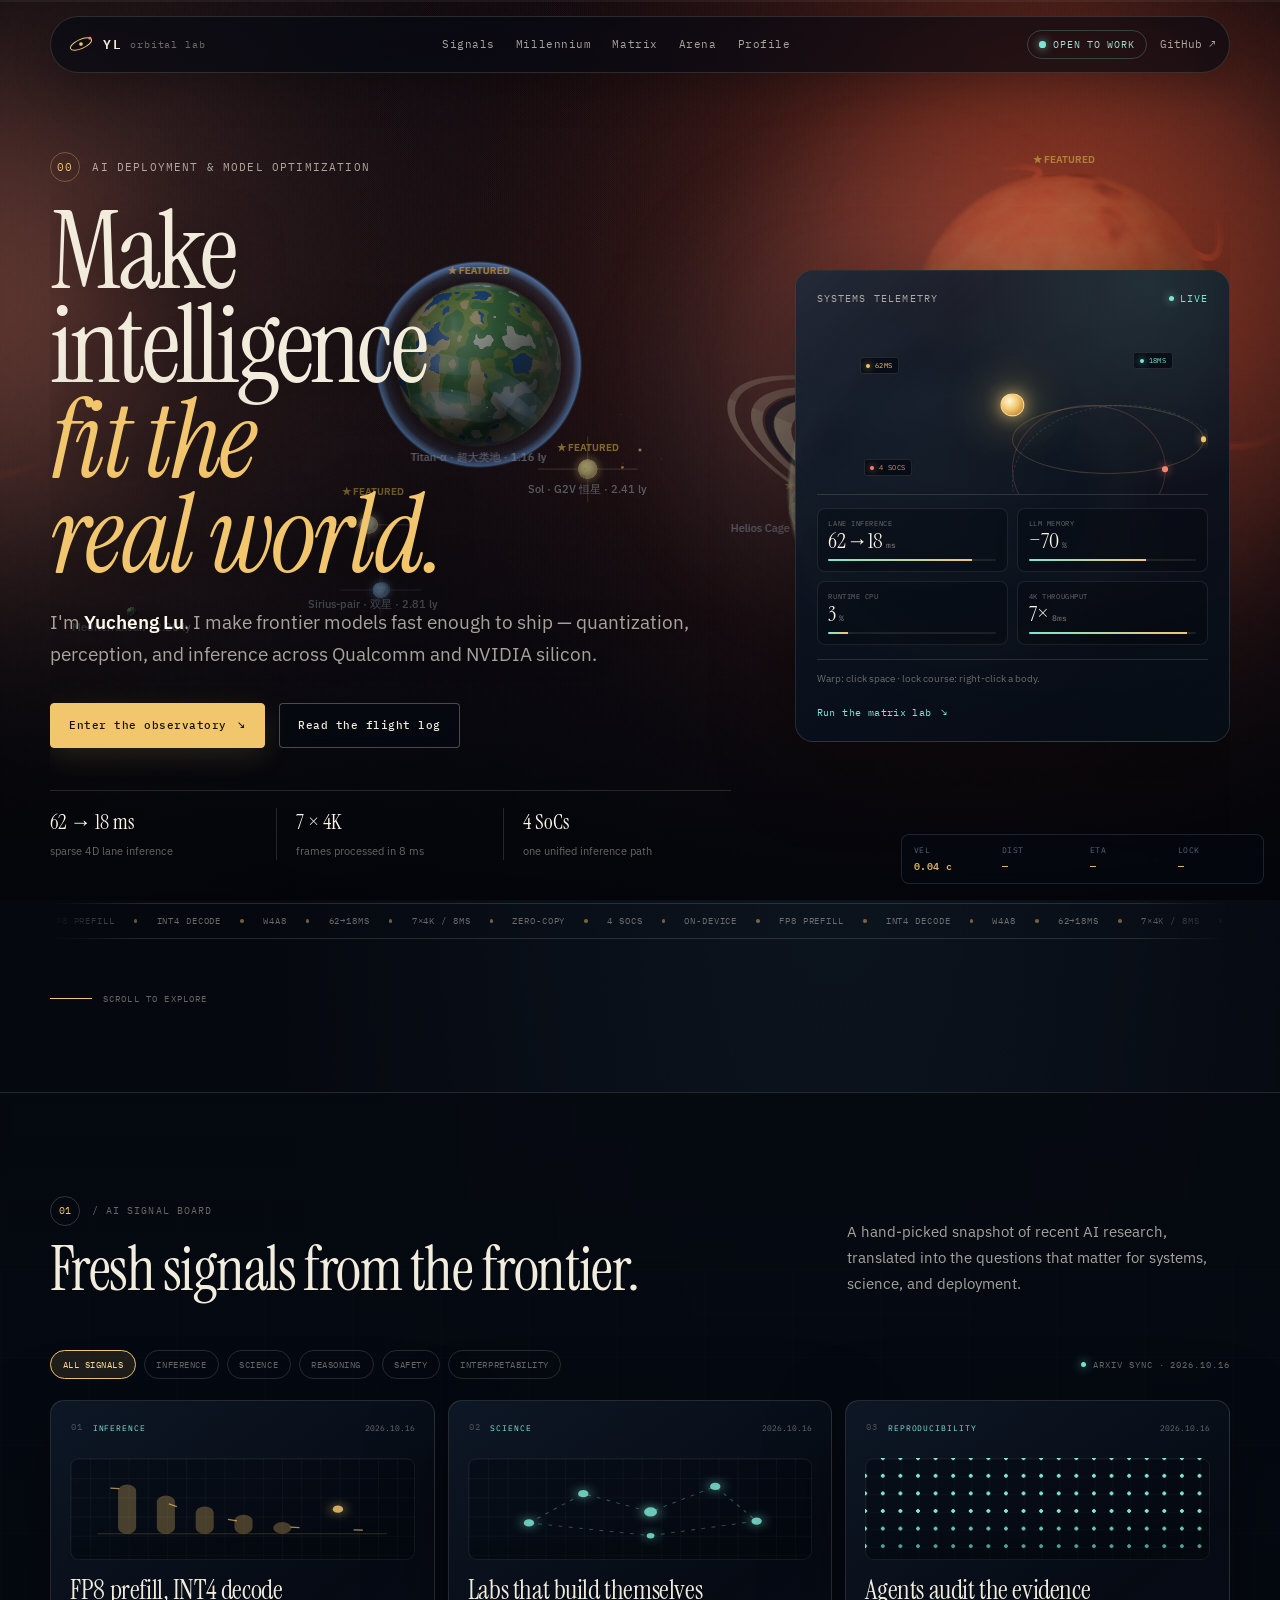
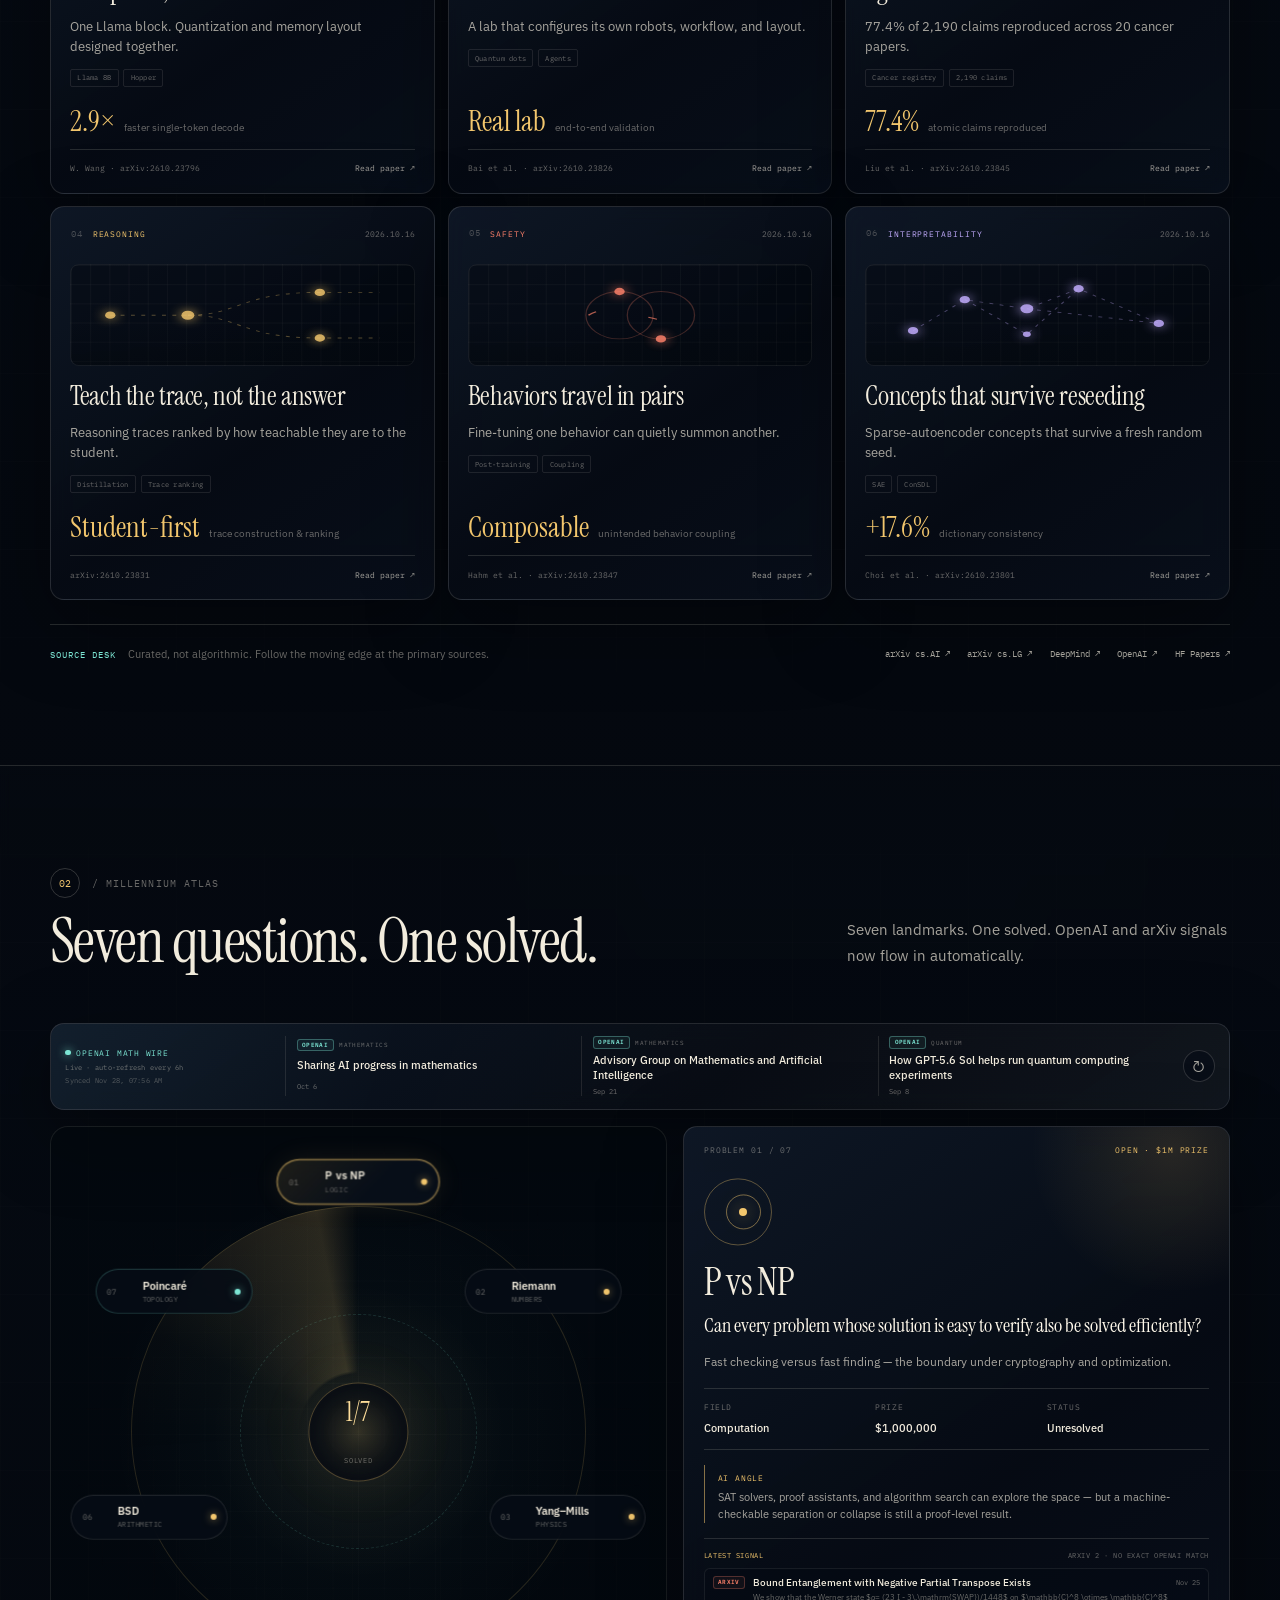
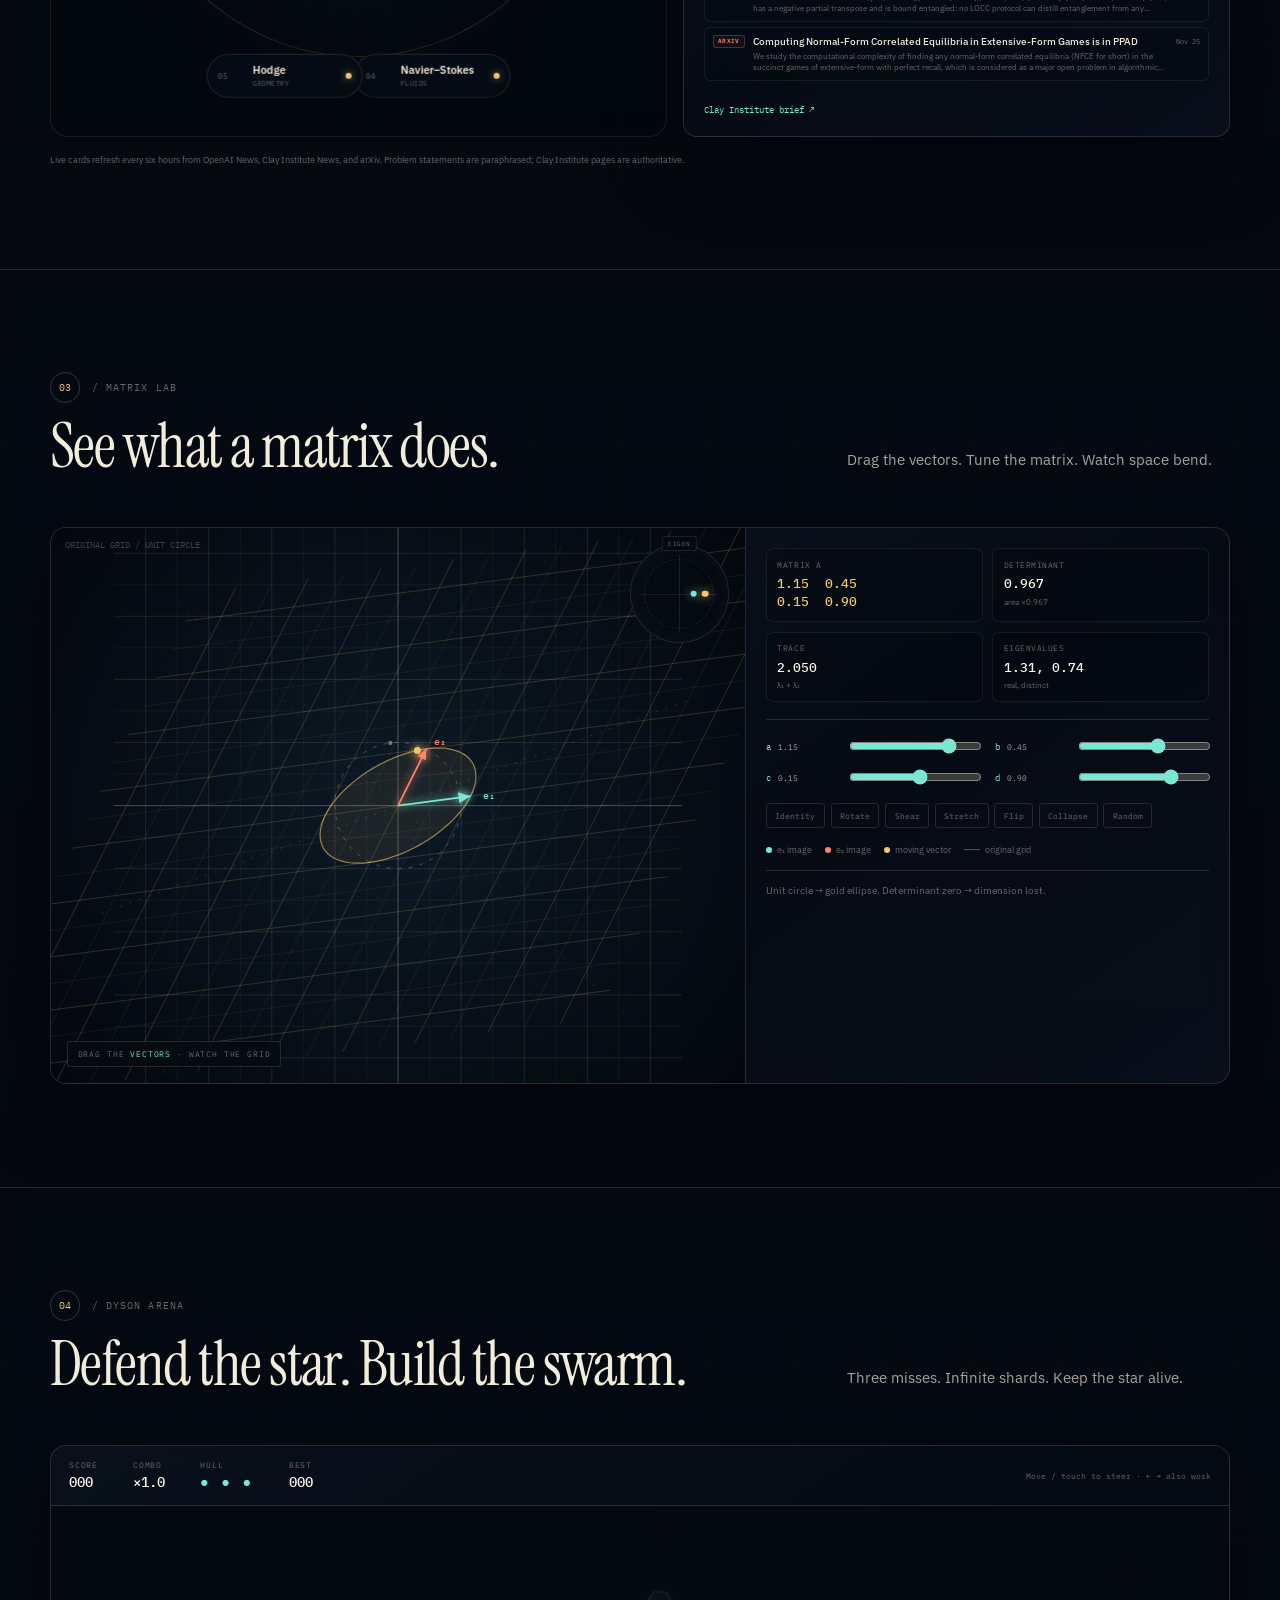
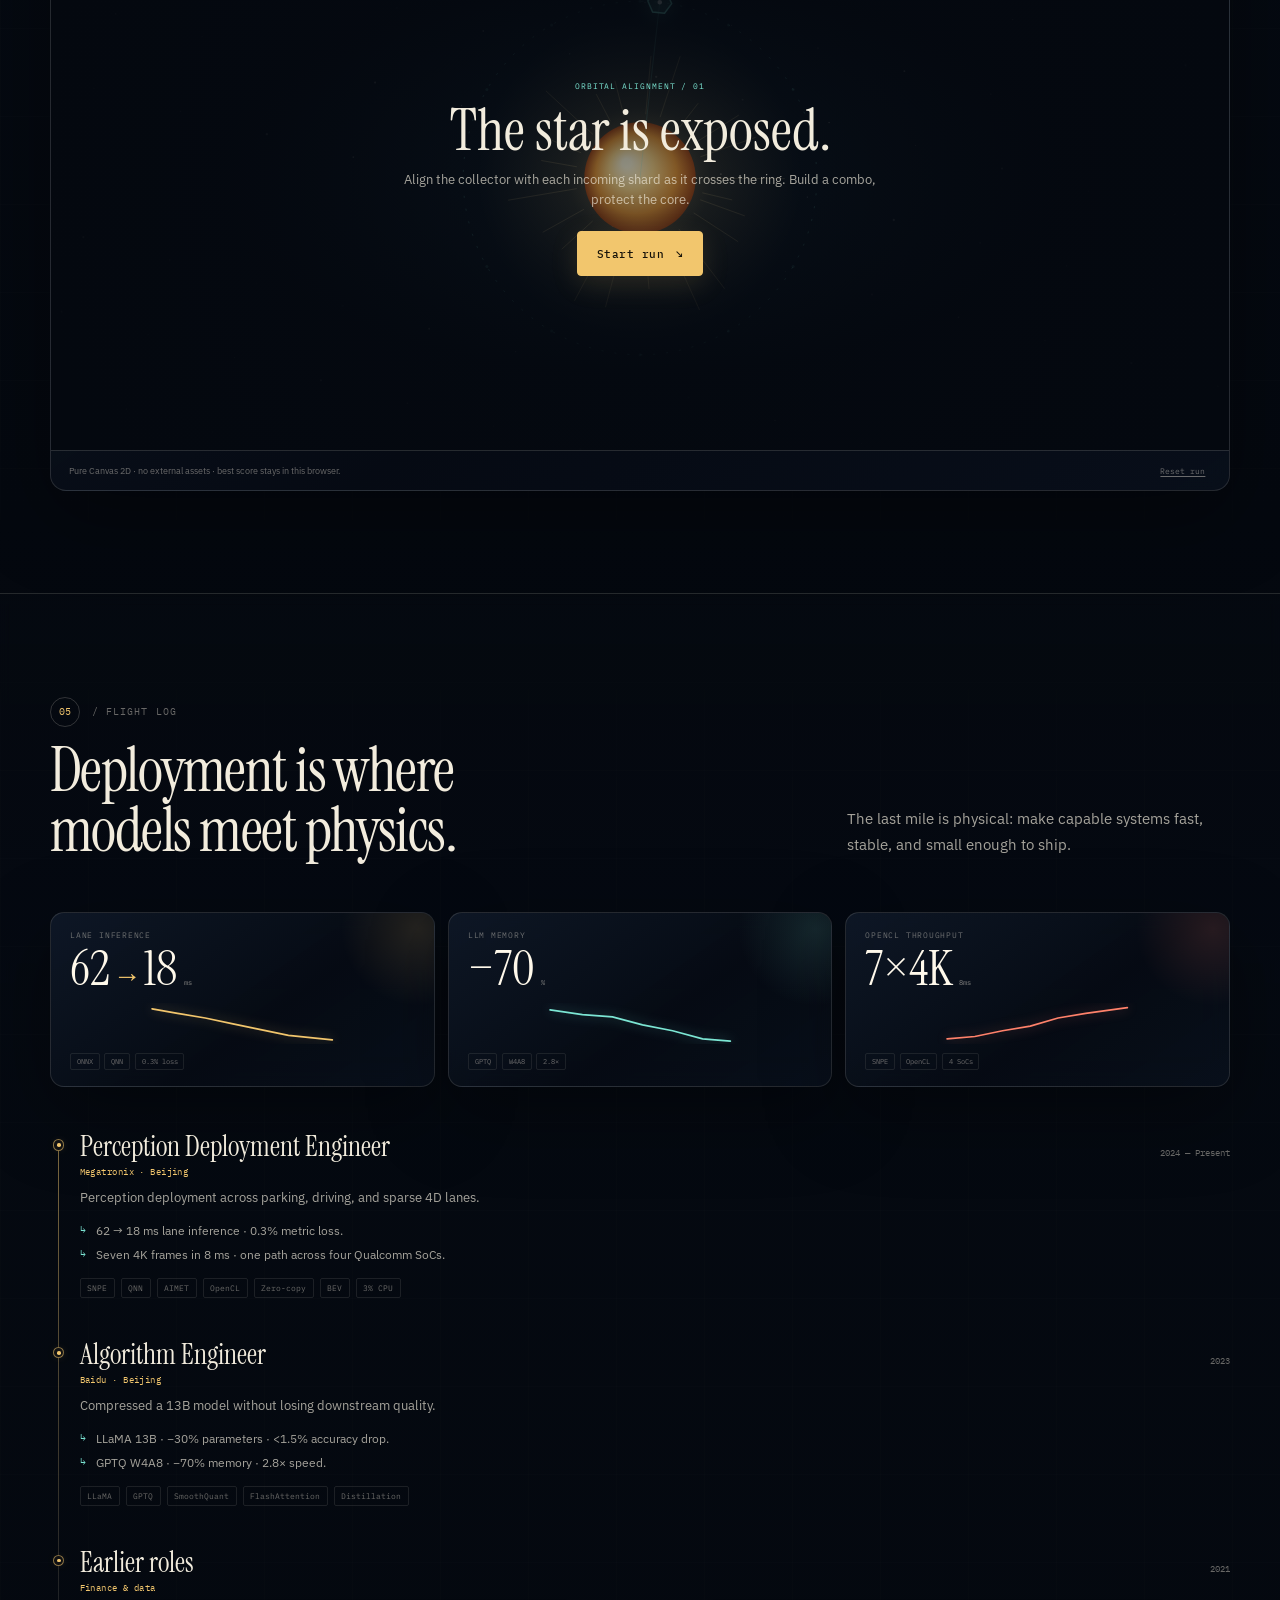
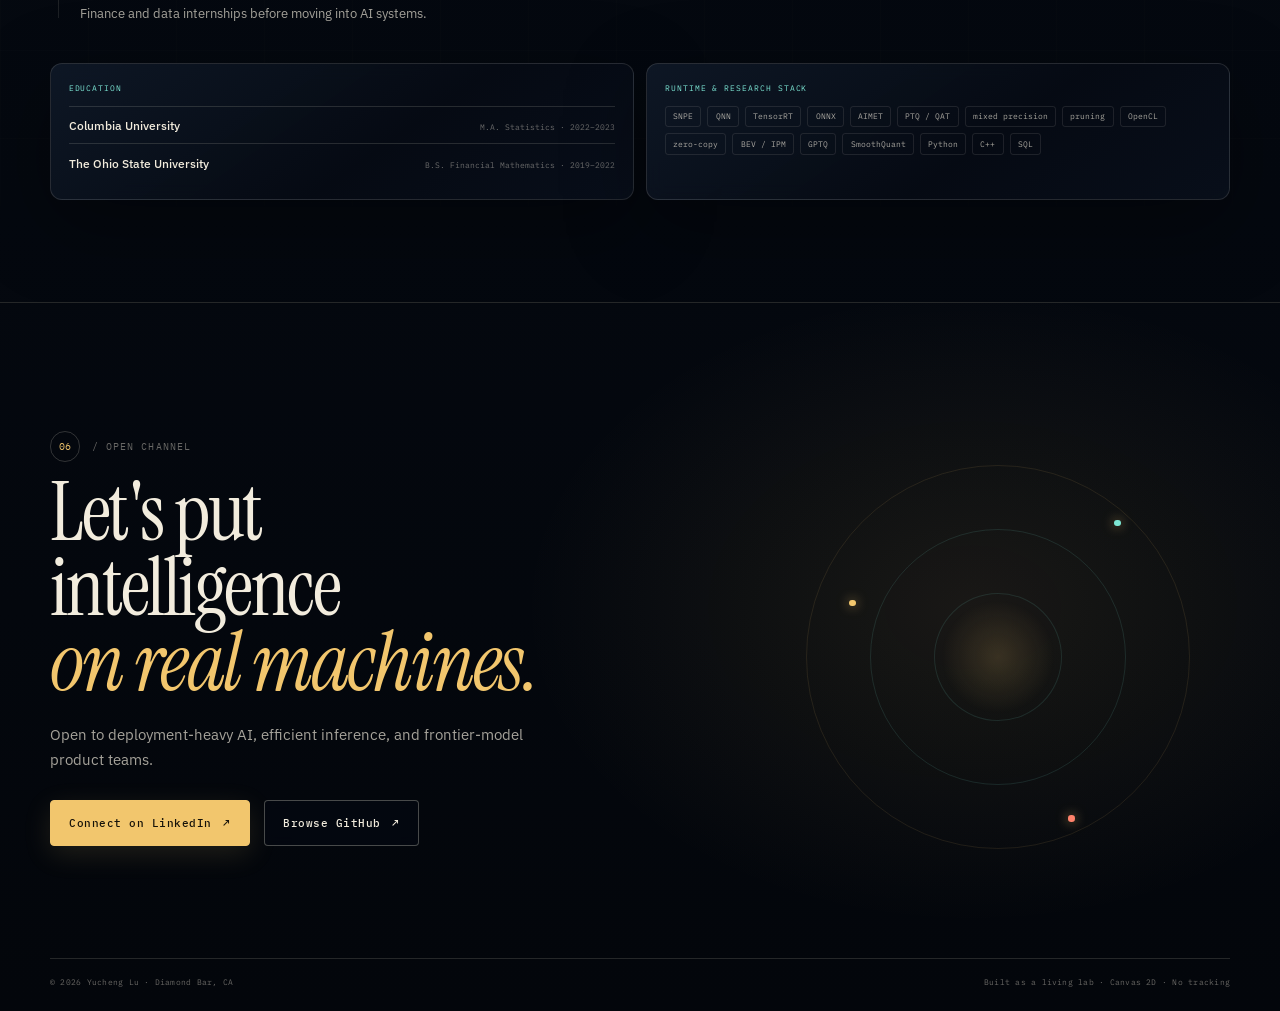
<file: index.html>
<!DOCTYPE html>
<html lang="en">
<head>
  <meta charset="UTF-8">
  <meta name="viewport" content="width=device-width, initial-scale=1.0">
  <title>Yucheng Lu — AI Systems &amp; Orbital Lab</title>
  <meta name="description" content="Yucheng Lu — AI deployment and model optimization. Quantization, on-device perception, efficient inference, and an interactive orbital lab with signal art, a Millennium constellation, and a matrix playground.">
  <meta name="theme-color" content="#060b13">
  <meta property="og:title" content="Yucheng Lu — AI Systems &amp; Orbital Lab">
  <meta property="og:description" content="Deployment-first AI engineering. Explore a visual signal board, the Millennium constellation, an eigenvalue compass, and a Dyson swarm mini-game.">
  <meta property="og:type" content="website">
  <link rel="icon" href="data:image/svg+xml,%3Csvg xmlns='http://www.w3.org/2000/svg' viewBox='0 0 64 64'%3E%3Crect width='64' height='64' rx='14' fill='%23060b13'/%3E%3Ccircle cx='32' cy='32' r='4' fill='%23f3d28b'/%3E%3Cellipse cx='32' cy='32' rx='22' ry='9' fill='none' stroke='%2379e4d2' stroke-width='2' transform='rotate(-24 32 32)'/%3E%3Ccircle cx='49' cy='22' r='3' fill='%23ff826b'/%3E%3C/svg%3E">
  <link rel="preconnect" href="https://fonts.googleapis.com">
  <link rel="preconnect" href="https://fonts.gstatic.com" crossorigin>
  <link href="https://fonts.googleapis.com/css2?family=Instrument+Serif:ital@0;1&family=IBM+Plex+Mono:wght@400;500;600&family=IBM+Plex+Sans:wght@400;500;600;700&display=swap" rel="stylesheet">
  <link rel="stylesheet" href="css/site.css?v=20261019c">
</head>
<body>
  <a class="skip-link" href="#main">Skip to content</a>
  <canvas id="hyperspace" aria-hidden="true"></canvas>
  <div class="veil" aria-hidden="true"></div>
  <div class="noise" aria-hidden="true"></div>
  <div class="scroll-progress" aria-hidden="true"><span id="scroll-progress-bar"></span></div>

  <div id="bh-capture" class="bh-capture" hidden aria-live="assertive">
    <p class="bh-capture-text">你已被黑洞捕获，再也无法逃离……</p>
  </div>

  <aside class="hud" aria-hidden="true">
    <div class="hud-block">
      <span class="hud-k">VEL</span>
      <span class="hud-v" id="hud-vel">cruise</span>
    </div>
    <div class="hud-block">
      <span class="hud-k">DIST</span>
      <span class="hud-v" id="hud-range">—</span>
    </div>
    <div class="hud-block">
      <span class="hud-k">ETA</span>
      <span class="hud-v" id="hud-eta">—</span>
    </div>
    <div class="hud-block">
      <span class="hud-k">LOCK</span>
      <span class="hud-v" id="hud-lock">—</span>
    </div>
  </aside>

  <header class="topbar">
    <a class="brand-lockup" href="#top" aria-label="Yucheng Lu, back to top">
      <span class="brand-mark" aria-hidden="true">
        <svg viewBox="0 0 32 32" fill="none"><circle cx="16" cy="16" r="2.1" fill="currentColor"/><ellipse cx="16" cy="16" rx="13" ry="5.2" stroke="currentColor" stroke-width="1.1" transform="rotate(-24 16 16)"/><circle cx="26.2" cy="9.3" r="1.7" fill="#ff826b"/></svg>
      </span>
      <span class="brand-name">YL</span>
      <span class="brand-sub">orbital lab</span>
    </a>
    <nav class="nav" aria-label="Primary navigation">
      <a href="#signals">Signals</a>
      <a href="#atlas">Millennium</a>
      <a href="#matrix">Matrix</a>
      <a href="#arena">Arena</a>
      <a href="#experience">Profile</a>
    </nav>
    <div class="topbar-side">
      <span class="status-chip"><span class="status-dot"></span>Open to work</span>
      <a class="topbar-link" href="https://github.com/YLlllllllllll" target="_blank" rel="noopener noreferrer">GitHub ↗</a>
    </div>
  </header>

  <main id="main" class="site">
    <section class="hero" id="top" aria-labelledby="hero-title">
      <div class="hero-grid">
        <div class="hero-copy">
          <p class="eyebrow"><span class="eyebrow-index">00</span><span>AI deployment &amp; model optimization</span></p>
          <h1 id="hero-title">
            <span>Make intelligence</span>
            <em>fit the real world.</em>
          </h1>
          <p class="lede">
            I'm <strong>Yucheng Lu</strong>. I make frontier models fast enough to ship —
            quantization, perception, and inference across Qualcomm and NVIDIA silicon.
          </p>
          <div class="hero-actions">
            <a class="btn btn-primary" href="#signals">Enter the observatory <span aria-hidden="true">↘</span></a>
            <a class="btn btn-ghost" href="#experience">Read the flight log</a>
          </div>
          <ul class="hero-stats" aria-label="Selected engineering results">
            <li><strong>62 → 18 ms</strong><span>sparse 4D lane inference</span></li>
            <li><strong>7 × 4K</strong><span>frames processed in 8 ms</span></li>
            <li><strong>4 SoCs</strong><span>one unified inference path</span></li>
          </ul>
        </div>

        <aside class="mission-card surface" aria-labelledby="mission-title">
          <div class="mission-topline">
            <span id="mission-title">Systems telemetry</span>
            <span class="live-badge"><span></span>LIVE</span>
          </div>
          <div class="orbit-widget" aria-hidden="true">
            <div class="orbit-glow"></div>
            <div class="orbit-core"></div>
            <div class="orbit-ring orbit-ring-a"><span></span></div>
            <div class="orbit-ring orbit-ring-b"><span></span></div>
            <div class="orbit-ring orbit-ring-c"><span></span></div>
            <span class="orbit-label orbit-label-a">62ms</span>
            <span class="orbit-label orbit-label-b">18ms</span>
            <span class="orbit-label orbit-label-c">4 SoCs</span>
          </div>
          <div class="telemetry-grid">
            <div class="telemetry-cell"><span>Lane inference</span><strong>62→18<small>ms</small></strong><div class="telemetry-track"><i style="--v:.86"></i></div></div>
            <div class="telemetry-cell"><span>LLM memory</span><strong>−70<small>%</small></strong><div class="telemetry-track"><i style="--v:.70"></i></div></div>
            <div class="telemetry-cell"><span>Runtime CPU</span><strong>3<small>%</small></strong><div class="telemetry-track"><i style="--v:.12"></i></div></div>
            <div class="telemetry-cell"><span>4K throughput</span><strong>7×<small>8ms</small></strong><div class="telemetry-track"><i style="--v:.94"></i></div></div>
          </div>
          <p class="mission-note">Warp: click space · lock course: right-click a body.</p>
          <a class="text-link" href="#matrix">Run the matrix lab <span aria-hidden="true">↘</span></a>
        </aside>
      </div>
      <div class="hero-ribbon" aria-hidden="true">
        <div class="ribbon-track">
          <div class="ribbon-group"><span>FP8 prefill</span><i></i><span>INT4 decode</span><i></i><span>W4A8</span><i></i><span>62→18ms</span><i></i><span>7×4K / 8ms</span><i></i><span>zero-copy</span><i></i><span>4 SoCs</span><i></i><span>on-device</span><i></i></div>
          <div class="ribbon-group"><span>FP8 prefill</span><i></i><span>INT4 decode</span><i></i><span>W4A8</span><i></i><span>62→18ms</span><i></i><span>7×4K / 8ms</span><i></i><span>zero-copy</span><i></i><span>4 SoCs</span><i></i><span>on-device</span><i></i></div>
        </div>
      </div>
      <div class="scroll-hint" aria-hidden="true"><span></span>Scroll to explore</div>
    </section>

    <section class="section section-surface" id="signals" aria-labelledby="signals-title">
      <div class="section-head">
        <div>
          <p class="section-index"><span>01</span> / AI signal board</p>
          <h2 id="signals-title">Fresh signals from the frontier.</h2>
        </div>
        <p class="section-intro">A hand-picked snapshot of recent AI research, translated into the questions that matter for systems, science, and deployment.</p>
      </div>

      <div class="signal-toolbar" role="group" aria-label="Filter research signals">
        <button class="filter-chip is-active" type="button" data-filter="all" aria-pressed="true">All signals</button>
        <button class="filter-chip" type="button" data-filter="inference" aria-pressed="false">Inference</button>
        <button class="filter-chip" type="button" data-filter="science" aria-pressed="false">Science</button>
        <button class="filter-chip" type="button" data-filter="reasoning" aria-pressed="false">Reasoning</button>
        <button class="filter-chip" type="button" data-filter="safety" aria-pressed="false">Safety</button>
        <button class="filter-chip" type="button" data-filter="interpretability" aria-pressed="false">Interpretability</button>
        <span class="sync-stamp"><span class="sync-dot"></span>arXiv sync · 2026.10.16</span>
      </div>

      <div class="signal-grid" id="signal-grid">
        <article class="signal-card surface" data-field="inference">
          <div class="signal-card-top"><span class="signal-no">01</span><span class="signal-tag">Inference</span><time datetime="2026-10-16">2026.10.16</time></div>
          <div class="signal-art art-inference" aria-hidden="true">
            <svg viewBox="0 0 240 82" fill="none" preserveAspectRatio="none">
              <path class="art-line" d="M8 68H232"/>
              <rect class="art-bar" x="24" y="14" width="14" height="54" rx="7"/>
              <rect class="art-bar" x="54" y="26" width="14" height="42" rx="7"/>
              <rect class="art-bar" x="84" y="38" width="14" height="30" rx="7"/>
              <rect class="art-bar" x="114" y="47" width="14" height="21" rx="7"/>
              <rect class="art-bar" x="144" y="55" width="14" height="13" rx="7"/>
              <path class="art-pulse" d="M18 18C58 18 62 64 228 64"/>
              <circle class="art-node" cx="194" cy="41" r="4"/>
            </svg>
          </div>
          <h3>FP8 prefill, INT4 decode</h3>
          <p class="signal-summary">One Llama block. Quantization and memory layout designed together.</p>
          <div class="signal-tags"><span>Llama 8B</span><span>Hopper</span></div>
          <div class="signal-metric"><strong>2.9×</strong><span>faster single-token decode</span></div>
          <div class="signal-card-foot"><span>W. Wang · arXiv:2610.23796</span><a href="https://arxiv.org/abs/2610.23796" target="_blank" rel="noopener noreferrer">Read paper ↗</a></div>
        </article>

        <article class="signal-card surface" data-field="science">
          <div class="signal-card-top"><span class="signal-no">02</span><span class="signal-tag">Science</span><time datetime="2026-10-16">2026.10.16</time></div>
          <div class="signal-art art-lab" aria-hidden="true">
            <svg viewBox="0 0 240 82" fill="none" preserveAspectRatio="none">
              <path class="art-connector" d="M34 56L76 24L128 44L178 16L210 54L128 70Z"/>
              <circle class="art-node" cx="34" cy="56" r="4"/><circle class="art-node" cx="76" cy="24" r="4"/>
              <circle class="art-node" cx="128" cy="44" r="5"/><circle class="art-node" cx="178" cy="16" r="4"/>
              <circle class="art-node" cx="210" cy="54" r="4"/><circle class="art-node" cx="128" cy="70" r="3"/>
            </svg>
          </div>
          <h3>Labs that build themselves</h3>
          <p class="signal-summary">A lab that configures its own robots, workflow, and layout.</p>
          <div class="signal-tags"><span>Quantum dots</span><span>Agents</span></div>
          <div class="signal-metric"><strong>Real lab</strong><span>end-to-end validation</span></div>
          <div class="signal-card-foot"><span>Bai et al. · arXiv:2610.23826</span><a href="https://arxiv.org/abs/2610.23826" target="_blank" rel="noopener noreferrer">Read paper ↗</a></div>
        </article>

        <article class="signal-card surface" data-field="science">
          <div class="signal-card-top"><span class="signal-no">03</span><span class="signal-tag">Reproducibility</span><time datetime="2026-10-16">2026.10.16</time></div>
          <div class="signal-art art-repro" aria-hidden="true"><span></span></div>
          <h3>Agents audit the evidence</h3>
          <p class="signal-summary">77.4% of 2,190 claims reproduced across 20 cancer papers.</p>
          <div class="signal-tags"><span>Cancer registry</span><span>2,190 claims</span></div>
          <div class="signal-metric"><strong>77.4%</strong><span>atomic claims reproduced</span></div>
          <div class="signal-card-foot"><span>Liu et al. · arXiv:2610.23845</span><a href="https://arxiv.org/abs/2610.23845" target="_blank" rel="noopener noreferrer">Read paper ↗</a></div>
        </article>

        <article class="signal-card surface" data-field="reasoning">
          <div class="signal-card-top"><span class="signal-no">04</span><span class="signal-tag">Reasoning</span><time datetime="2026-10-16">2026.10.16</time></div>
          <div class="signal-art art-trace" aria-hidden="true">
            <svg viewBox="0 0 240 82" fill="none" preserveAspectRatio="none">
              <path class="art-connector" d="M18 41H78"/>
              <path class="art-connector" d="M78 41C118 41 118 16 180 16H226"/>
              <path class="art-connector" d="M78 41C118 41 118 66 180 66H226"/>
              <circle class="art-node" cx="18" cy="41" r="4"/><circle class="art-node" cx="78" cy="41" r="5"/>
              <circle class="art-node" cx="180" cy="16" r="4"/><circle class="art-node" cx="180" cy="66" r="4"/>
            </svg>
          </div>
          <h3>Teach the trace, not the answer</h3>
          <p class="signal-summary">Reasoning traces ranked by how teachable they are to the student.</p>
          <div class="signal-tags"><span>Distillation</span><span>Trace ranking</span></div>
          <div class="signal-metric"><strong>Student-first</strong><span>trace construction &amp; ranking</span></div>
          <div class="signal-card-foot"><span>arXiv:2610.23831</span><a href="https://arxiv.org/abs/2610.23831" target="_blank" rel="noopener noreferrer">Read paper ↗</a></div>
        </article>

        <article class="signal-card surface" data-field="safety">
          <div class="signal-card-top"><span class="signal-no">05</span><span class="signal-tag">Safety</span><time datetime="2026-10-16">2026.10.16</time></div>
          <div class="signal-art art-coupling" aria-hidden="true">
            <svg viewBox="0 0 240 82" fill="none" preserveAspectRatio="none">
              <circle class="art-orbit" cx="104" cy="41" r="26"/><circle class="art-orbit" cx="136" cy="41" r="26"/>
              <circle class="art-node" cx="104" cy="15" r="4"/><circle class="art-node" cx="136" cy="67" r="4"/>
              <path class="art-pulse" d="M80 41C104 20 136 62 160 41"/>
            </svg>
          </div>
          <h3>Behaviors travel in pairs</h3>
          <p class="signal-summary">Fine-tuning one behavior can quietly summon another.</p>
          <div class="signal-tags"><span>Post-training</span><span>Coupling</span></div>
          <div class="signal-metric"><strong>Composable</strong><span>unintended behavior coupling</span></div>
          <div class="signal-card-foot"><span>Hahm et al. · arXiv:2610.23847</span><a href="https://arxiv.org/abs/2610.23847" target="_blank" rel="noopener noreferrer">Read paper ↗</a></div>
        </article>

        <article class="signal-card surface" data-field="interpretability">
          <div class="signal-card-top"><span class="signal-no">06</span><span class="signal-tag">Interpretability</span><time datetime="2026-10-16">2026.10.16</time></div>
          <div class="signal-art art-concepts" aria-hidden="true">
            <svg viewBox="0 0 240 82" fill="none" preserveAspectRatio="none">
              <path class="art-connector" d="M24 58L64 24L112 34L152 12L214 50"/>
              <path class="art-connector" d="M64 24L112 62L152 12M112 34L214 50"/>
              <circle class="art-node" cx="24" cy="58" r="4"/><circle class="art-node" cx="64" cy="24" r="4"/>
              <circle class="art-node" cx="112" cy="34" r="5"/><circle class="art-node" cx="152" cy="12" r="4"/>
              <circle class="art-node" cx="214" cy="50" r="4"/><circle class="art-node" cx="112" cy="62" r="3"/>
            </svg>
          </div>
          <h3>Concepts that survive reseeding</h3>
          <p class="signal-summary">Sparse-autoencoder concepts that survive a fresh random seed.</p>
          <div class="signal-tags"><span>SAE</span><span>ConSDL</span></div>
          <div class="signal-metric"><strong>+17.6%</strong><span>dictionary consistency</span></div>
          <div class="signal-card-foot"><span>Choi et al. · arXiv:2610.23801</span><a href="https://arxiv.org/abs/2610.23801" target="_blank" rel="noopener noreferrer">Read paper ↗</a></div>
        </article>
      </div>

      <div class="source-desk">
        <p><span class="source-desk-kicker">Source desk</span> Curated, not algorithmic. Follow the moving edge at the primary sources.</p>
        <div class="source-links">
          <a href="https://arxiv.org/list/cs.AI/recent" target="_blank" rel="noopener noreferrer">arXiv cs.AI ↗</a>
          <a href="https://arxiv.org/list/cs.LG/recent" target="_blank" rel="noopener noreferrer">arXiv cs.LG ↗</a>
          <a href="https://deepmind.google/research/" target="_blank" rel="noopener noreferrer">DeepMind ↗</a>
          <a href="https://openai.com/research/" target="_blank" rel="noopener noreferrer">OpenAI ↗</a>
          <a href="https://huggingface.co/papers" target="_blank" rel="noopener noreferrer">HF Papers ↗</a>
        </div>
      </div>
    </section>

    <section class="section section-surface" id="atlas" aria-labelledby="atlas-title">
      <div class="section-head">
        <div>
          <p class="section-index"><span>02</span> / Millennium atlas</p>
          <h2 id="atlas-title">Seven questions. One solved.</h2>
        </div>
        <p class="section-intro">Seven landmarks. One solved. OpenAI and arXiv signals now flow in automatically.</p>
      </div>

      <div class="atlas-live surface" id="atlas-live" aria-live="polite" aria-busy="true">
        <div class="atlas-live-head">
          <div class="atlas-live-kicker"><span class="live-badge"><span></span>OpenAI math wire</span></div>
          <span class="atlas-live-meta" id="feed-status">Connecting to the research wire…</span>
          <time class="atlas-live-time" id="feed-updated">Waiting for first sync</time>
        </div>
        <div class="atlas-wire" id="openai-wire">
          <span class="wire-placeholder">Loading official OpenAI research signals…</span>
        </div>
        <button class="feed-refresh" id="feed-refresh" type="button" aria-label="Refresh OpenAI and arXiv signals">↻</button>
      </div>

      <div class="atlas-shell">
        <div class="atlas-map">
          <div class="atlas-orbit" aria-hidden="true">
            <span class="atlas-core"><strong>1/7</strong><em>solved</em></span>
            <span class="atlas-ring atlas-ring-outer"></span>
            <span class="atlas-ring atlas-ring-inner"></span>
            <span class="atlas-sweep"></span>
          </div>
          <div class="atlas-list" role="tablist" aria-label="Millennium Prize Problems">
            <button class="atlas-tab is-active" type="button" role="tab" id="tab-pnp" aria-controls="atlas-panel" aria-selected="true" aria-label="P versus NP, open problem" data-problem="pnp" style="--x:50%;--y:9%">
              <span class="atlas-num">01</span><span class="atlas-copy"><strong>P vs NP</strong><small>Logic</small></span><span class="atlas-status">Open</span>
            </button>
            <button class="atlas-tab" type="button" role="tab" id="tab-riemann" aria-controls="atlas-panel" aria-selected="false" tabindex="-1" aria-label="Riemann Hypothesis, open problem" data-problem="riemann" style="--x:80%;--y:27%">
              <span class="atlas-num">02</span><span class="atlas-copy"><strong>Riemann</strong><small>Numbers</small></span><span class="atlas-status">Open</span>
            </button>
            <button class="atlas-tab" type="button" role="tab" id="tab-yangmills" aria-controls="atlas-panel" aria-selected="false" tabindex="-1" aria-label="Yang-Mills and Mass Gap, open problem" data-problem="yangmills" style="--x:84%;--y:64%">
              <span class="atlas-num">03</span><span class="atlas-copy"><strong>Yang–Mills</strong><small>Physics</small></span><span class="atlas-status">Open</span>
            </button>
            <button class="atlas-tab" type="button" role="tab" id="tab-navier" aria-controls="atlas-panel" aria-selected="false" tabindex="-1" aria-label="Navier-Stokes, open problem" data-problem="navier" style="--x:62%;--y:90%">
              <span class="atlas-num">04</span><span class="atlas-copy"><strong>Navier–Stokes</strong><small>Fluids</small></span><span class="atlas-status">Open</span>
            </button>
            <button class="atlas-tab" type="button" role="tab" id="tab-hodge" aria-controls="atlas-panel" aria-selected="false" tabindex="-1" aria-label="Hodge Conjecture, open problem" data-problem="hodge" style="--x:38%;--y:90%">
              <span class="atlas-num">05</span><span class="atlas-copy"><strong>Hodge</strong><small>Geometry</small></span><span class="atlas-status">Open</span>
            </button>
            <button class="atlas-tab" type="button" role="tab" id="tab-bsd" aria-controls="atlas-panel" aria-selected="false" tabindex="-1" aria-label="Birch-Swinnerton-Dyer, open problem" data-problem="bsd" style="--x:16%;--y:64%">
              <span class="atlas-num">06</span><span class="atlas-copy"><strong>BSD</strong><small>Arithmetic</small></span><span class="atlas-status">Open</span>
            </button>
            <button class="atlas-tab atlas-tab-solved" type="button" role="tab" id="tab-poincare" aria-controls="atlas-panel" aria-selected="false" tabindex="-1" aria-label="Poincare Conjecture, solved problem" data-problem="poincare" style="--x:20%;--y:27%">
              <span class="atlas-num">07</span><span class="atlas-copy"><strong>Poincaré</strong><small>Topology</small></span><span class="atlas-status">Solved</span>
            </button>
          </div>
        </div>

        <aside class="atlas-detail surface" id="atlas-panel" role="tabpanel" aria-labelledby="tab-pnp" aria-live="polite" data-problem="pnp">
          <div class="atlas-detail-head"><span class="detail-index" id="detail-index">Problem 01 / 07</span><span class="detail-status" id="detail-status">Open · $1M prize</span></div>
          <div class="detail-glyph" aria-hidden="true" id="detail-glyph"><span></span><span></span><span></span></div>
          <h3 id="detail-title">P vs NP</h3>
          <p class="detail-question" id="detail-question">Can every problem whose solution is easy to verify also be solved efficiently?</p>
          <p class="detail-body" id="detail-body">Fast checking versus fast finding — the boundary under cryptography and optimization.</p>
          <div class="detail-grid">
            <div><span>Field</span><strong id="detail-field">Computation</strong></div>
            <div><span>Prize</span><strong id="detail-prize">$1,000,000</strong></div>
            <div><span>Status</span><strong id="detail-state">Unresolved</strong></div>
          </div>
          <div class="ai-angle"><span>AI angle</span><p id="detail-ai">SAT solvers, proof assistants, and algorithm search can explore the space — but a machine-checkable separation or collapse is still a proof-level result.</p></div>
          <div class="problem-feed" id="problem-feed" aria-live="polite" aria-busy="true">
            <div class="problem-feed-head"><span>Latest signal</span><span id="problem-feed-meta">Syncing…</span></div>
            <div class="problem-feed-list" id="problem-feed-list"></div>
            <p class="problem-feed-empty" id="problem-feed-empty">Connecting to the live research wire…</p>
          </div>
          <a class="detail-link" id="detail-link" href="https://www.claymath.org/millennium/p-vs-np/" target="_blank" rel="noopener noreferrer">Clay Institute brief ↗</a>
        </aside>
      </div>
      <p class="atlas-footnote">Live cards refresh every six hours from OpenAI News, Clay Institute News, and arXiv. Problem statements are paraphrased; Clay Institute pages are authoritative.</p>
    </section>

    <section class="section section-surface" id="matrix" aria-labelledby="matrix-title">
      <div class="section-head">
        <div>
          <p class="section-index"><span>03</span> / Matrix lab</p>
          <h2 id="matrix-title">See what a matrix does.</h2>
        </div>
        <p class="section-intro">Drag the vectors. Tune the matrix. Watch space bend.</p>
      </div>

      <div class="matrix-shell surface">
        <div class="matrix-view">
          <canvas id="matrix-canvas" aria-label="Interactive 2D linear transformation visualizer. Drag the mint and coral arrow tips to change the matrix."></canvas>
          <div class="eigen-scope" aria-hidden="true">
            <span class="eigen-scope-label">eigen</span>
            <span class="eigen-axis eigen-axis-x"></span><span class="eigen-axis eigen-axis-y"></span>
            <i class="eigen-point eigen-point-a" id="eigen-point-a"></i><i class="eigen-point eigen-point-b" id="eigen-point-b"></i>
          </div>
          <div class="matrix-badge">DRAG THE <span>VECTORS</span> · WATCH THE GRID</div>
        </div>
        <div class="matrix-console">
          <div class="matrix-readout">
            <div><span>Matrix A</span><strong><i id="m-a">1.15</i>&nbsp;&nbsp;<i id="m-b">0.45</i><br><i id="m-c">0.15</i>&nbsp;&nbsp;<i id="m-d">0.90</i></strong></div>
            <div><span>Determinant</span><strong id="m-det">0.968</strong><small id="m-area">area ×0.968</small></div>
            <div><span>Trace</span><strong id="m-trace">2.050</strong><small>λ₁ + λ₂</small></div>
            <div><span>Eigenvalues</span><strong id="m-eigen">1.26, 0.79</strong><small id="m-kind">real, distinct</small></div>
          </div>

          <div class="matrix-sliders" aria-label="Matrix entries">
            <label><span>a</span><output id="out-a">1.15</output><input id="in-a" type="range" min="-2" max="2" step="0.01" value="1.15"></label>
            <label><span>b</span><output id="out-b">0.45</output><input id="in-b" type="range" min="-2" max="2" step="0.01" value="0.45"></label>
            <label><span>c</span><output id="out-c">0.15</output><input id="in-c" type="range" min="-2" max="2" step="0.01" value="0.15"></label>
            <label><span>d</span><output id="out-d">0.90</output><input id="in-d" type="range" min="-2" max="2" step="0.01" value="0.90"></label>
          </div>

          <div class="preset-row" role="group" aria-label="Matrix presets">
            <button type="button" class="preset is-active" data-preset="identity">Identity</button>
            <button type="button" class="preset" data-preset="rotate">Rotate</button>
            <button type="button" class="preset" data-preset="shear">Shear</button>
            <button type="button" class="preset" data-preset="stretch">Stretch</button>
            <button type="button" class="preset" data-preset="reflect">Flip</button>
            <button type="button" class="preset" data-preset="singular">Collapse</button>
            <button type="button" class="preset" data-preset="random">Random</button>
          </div>

          <div class="matrix-legend">
            <span><i class="legend-dot dot-x"></i>e₁ image</span>
            <span><i class="legend-dot dot-y"></i>e₂ image</span>
            <span><i class="legend-dot dot-v"></i>moving vector</span>
            <span><i class="legend-line"></i>original grid</span>
          </div>
          <p class="matrix-note">Unit circle → gold ellipse. Determinant zero → dimension lost.</p>
        </div>
      </div>
    </section>

    <section class="section section-surface" id="arena" aria-labelledby="arena-title">
      <div class="section-head">
        <div>
          <p class="section-index"><span>04</span> / Dyson arena</p>
          <h2 id="arena-title">Defend the star. Build the swarm.</h2>
        </div>
        <p class="section-intro">Three misses. Infinite shards. Keep the star alive.</p>
      </div>

      <div class="game-shell surface">
        <div class="game-hud">
          <div class="game-stat"><span>Score</span><strong id="game-score">000</strong></div>
          <div class="game-stat"><span>Combo</span><strong id="game-combo">×1.0</strong></div>
          <div class="game-stat"><span>Hull</span><strong id="game-hull" aria-label="Three hull points remaining">● ● ●</strong></div>
          <div class="game-stat"><span>Best</span><strong id="game-best">000</strong></div>
          <span class="game-tip">Move / touch to steer · ← → also work</span>
        </div>
        <div class="game-stage">
          <canvas id="dyson-game" tabindex="0" aria-label="Dyson Arena mini-game. Move the collector around the star to intercept plasma shards."></canvas>
          <div class="game-overlay" id="game-overlay">
            <p class="game-overlay-kicker" id="game-overlay-kicker">ORBITAL ALIGNMENT / 01</p>
            <h3 id="game-overlay-title">The star is exposed.</h3>
            <p id="game-overlay-copy">Align the collector with each incoming shard as it crosses the ring. Build a combo, protect the core.</p>
            <button class="btn btn-primary" id="game-start" type="button">Start run <span aria-hidden="true">↘</span></button>
          </div>
        </div>
        <div class="game-foot">
          <p>Pure Canvas 2D · no external assets · best score stays in this browser.</p>
          <button class="reset-link" id="game-reset" type="button">Reset run</button>
        </div>
      </div>
    </section>

    <section class="section section-surface" id="experience" aria-labelledby="experience-title">
      <div class="section-head">
        <div>
          <p class="section-index"><span>05</span> / Flight log</p>
          <h2 id="experience-title">Deployment is where models meet physics.</h2>
        </div>
        <p class="section-intro">The last mile is physical: make capable systems fast, stable, and small enough to ship.</p>
      </div>

      <div class="impact-grid">
        <article class="impact-card impact-card-gold surface">
          <span class="impact-label">Lane inference</span>
          <strong>62<span>→</span>18<small>ms</small></strong>
          <svg class="impact-spark" viewBox="0 0 160 36" fill="none" aria-hidden="true"><path d="M2 5L24 9L48 13L72 18L96 23L120 28L158 32"/></svg>
          <div class="impact-tags"><span>ONNX</span><span>QNN</span><span>0.3% loss</span></div>
        </article>
        <article class="impact-card impact-card-mint surface">
          <span class="impact-label">LLM memory</span>
          <strong>−70<small>%</small></strong>
          <svg class="impact-spark" viewBox="0 0 160 36" fill="none" aria-hidden="true"><path d="M2 6L30 10L56 12L82 19L108 24L134 31L158 33"/></svg>
          <div class="impact-tags"><span>GPTQ</span><span>W4A8</span><span>2.8×</span></div>
        </article>
        <article class="impact-card impact-card-coral surface">
          <span class="impact-label">OpenCL throughput</span>
          <strong>7×4K<small>8ms</small></strong>
          <svg class="impact-spark" viewBox="0 0 160 36" fill="none" aria-hidden="true"><path d="M2 31L26 29L50 24L74 20L98 13L122 9L158 4"/></svg>
          <div class="impact-tags"><span>SNPE</span><span>OpenCL</span><span>4 SoCs</span></div>
        </article>
      </div>

      <div class="timeline">
        <article class="timeline-item">
          <div class="timeline-marker"><span></span></div>
          <div class="timeline-body">
            <div class="timeline-head"><div><h3>Perception Deployment Engineer</h3><p>Megatronix · Beijing</p></div><time>2024 — Present</time></div>
            <p class="timeline-lede">Perception deployment across parking, driving, and sparse 4D lanes.</p>
            <ul class="arrow-list">
              <li>62 → 18 ms lane inference · 0.3% metric loss.</li>
              <li>Seven 4K frames in 8 ms · one path across four Qualcomm SoCs.</li>
            </ul>
            <div class="tag-row"><span>SNPE</span><span>QNN</span><span>AIMET</span><span>OpenCL</span><span>Zero-copy</span><span>BEV</span><span>3% CPU</span></div>
          </div>
        </article>

        <article class="timeline-item">
          <div class="timeline-marker"><span></span></div>
          <div class="timeline-body">
            <div class="timeline-head"><div><h3>Algorithm Engineer</h3><p>Baidu · Beijing</p></div><time>2023</time></div>
            <p class="timeline-lede">Compressed a 13B model without losing downstream quality.</p>
            <ul class="arrow-list">
              <li>LLaMA 13B · −30% parameters · &lt;1.5% accuracy drop.</li>
              <li>GPTQ W4A8 · −70% memory · 2.8× speed.</li>
            </ul>
            <div class="tag-row"><span>LLaMA</span><span>GPTQ</span><span>SmoothQuant</span><span>FlashAttention</span><span>Distillation</span></div>
          </div>
        </article>

        <article class="timeline-item timeline-item-compact">
          <div class="timeline-marker"><span></span></div>
          <div class="timeline-body">
            <div class="timeline-head"><div><h3>Earlier roles</h3><p>Finance &amp; data</p></div><time>2021</time></div>
            <p class="timeline-lede">Finance and data internships before moving into AI systems.</p>
          </div>
        </article>
      </div>

      <div class="profile-grid">
        <div class="profile-card surface">
          <p class="mini-label">Education</p>
          <div class="edu-row"><strong>Columbia University</strong><span>M.A. Statistics · 2022–2023</span></div>
          <div class="edu-row"><strong>The Ohio State University</strong><span>B.S. Financial Mathematics · 2019–2022</span></div>
        </div>
        <div class="profile-card surface">
          <p class="mini-label">Runtime &amp; research stack</p>
          <div class="stack-cloud">
            <span>SNPE</span><span>QNN</span><span>TensorRT</span><span>ONNX</span><span>AIMET</span><span>PTQ / QAT</span><span>mixed precision</span><span>pruning</span><span>OpenCL</span><span>zero-copy</span><span>BEV / IPM</span><span>GPTQ</span><span>SmoothQuant</span><span>Python</span><span>C++</span><span>SQL</span>
          </div>
        </div>
      </div>
    </section>

    <section class="contact" id="contact" aria-labelledby="contact-title">
      <div class="contact-orbit" aria-hidden="true"><span></span><span></span><span></span></div>
      <p class="section-index"><span>06</span> / Open channel</p>
      <h2 id="contact-title">Let's put intelligence<br><em>on real machines.</em></h2>
      <p class="contact-copy">Open to deployment-heavy AI, efficient inference, and frontier-model product teams.</p>
      <div class="contact-links">
        <a class="btn btn-primary" href="https://www.linkedin.com/in/yucheng-lu-431a04233/" target="_blank" rel="noopener noreferrer">Connect on LinkedIn <span aria-hidden="true">↗</span></a>
        <a class="btn btn-ghost" href="https://github.com/YLlllllllllll" target="_blank" rel="noopener noreferrer">Browse GitHub <span aria-hidden="true">↗</span></a>
      </div>
      <footer class="footer">
        <span>© 2026 Yucheng Lu · Diamond Bar, CA</span>
        <span>Built as a living lab · Canvas 2D · No tracking</span>
      </footer>
    </section>
  </main>

  <script src="js/textures.js?v=20261019c"></script>
  <script src="js/hyperspace.js?v=20261019c"></script>
  <script src="js/site.js?v=20261019c"></script>
  <script src="js/observatory.js?v=20261019c"></script>
</body>
</html>
</file>
<file: css/site.css>
:root {
  --ink: #f2ecdd;
  --ink-strong: #fff9eb;
  --ink-muted: rgba(242, 236, 221, 0.68);
  --ink-faint: rgba(242, 236, 221, 0.42);
  --gold: #f2c66d;
  --gold-bright: #ffdf9b;
  --mint: #7ce6d4;
  --coral: #ff826b;
  --blue: #8db9e8;
  --bg: #05080f;
  --bg-deep: #03060b;
  --panel: rgba(8, 14, 25, 0.84);
  --panel-strong: rgba(8, 15, 27, 0.95);
  --line: rgba(242, 236, 221, 0.14);
  --line-strong: rgba(242, 236, 221, 0.27);
  --serif: "Instrument Serif", Georgia, serif;
  --sans: "IBM Plex Sans", "Segoe UI", sans-serif;
  --mono: "IBM Plex Mono", "SFMono-Regular", Consolas, monospace;
  --shadow: 0 24px 80px rgba(0, 0, 0, 0.38);
  --max: 1180px;
  --gutter: max(1.4rem, calc(50vw - 590px));
}

*,
*::before,
*::after { box-sizing: border-box; }

html {
  scroll-behavior: smooth;
  scroll-padding-top: 7.5rem;
  background: var(--bg-deep);
}

body {
  margin: 0;
  min-height: 100vh;
  overflow-x: hidden;
  font-family: var(--sans);
  color: var(--ink);
  background:
    radial-gradient(ellipse 70% 55% at 65% 5%, rgba(45, 77, 105, 0.20), transparent 65%),
    var(--bg);
  -webkit-font-smoothing: antialiased;
}

body.is-locked { overflow: hidden; }

::selection { color: #101116; background: var(--gold); }

a { color: inherit; text-decoration-thickness: 1px; text-underline-offset: 0.2em; }
a:hover { color: var(--gold-bright); }
button, input { font: inherit; }
button { color: inherit; }
img, svg, canvas { display: block; }

.skip-link {
  position: fixed;
  z-index: 100;
  left: 1rem;
  top: -5rem;
  padding: 0.75rem 1rem;
  background: var(--gold);
  color: #161209;
  font-weight: 700;
  border-radius: 4px;
  transition: top 0.2s ease;
}
.skip-link:focus { top: 1rem; }

:focus-visible {
  outline: 2px solid var(--gold-bright);
  outline-offset: 4px;
}

#hyperspace {
  position: fixed;
  inset: 0;
  width: 100%;
  height: 100%;
  z-index: 0;
  cursor: crosshair;
}

.veil {
  position: fixed;
  inset: 0;
  z-index: 1;
  pointer-events: none;
  background:
    radial-gradient(ellipse 74% 68% at 54% 38%, transparent 10%, rgba(3, 6, 11, 0.16) 67%, rgba(2, 4, 8, 0.68) 100%),
    linear-gradient(180deg, rgba(4, 7, 13, 0.03) 0%, rgba(4, 7, 13, 0.30) 40%, rgba(4, 7, 13, 0.78) 100%);
}

.noise {
  position: fixed;
  inset: 0;
  z-index: 1;
  opacity: 0.12;
  pointer-events: none;
  background-image: url("data:image/svg+xml,%3Csvg viewBox='0 0 180 180' xmlns='http://www.w3.org/2000/svg'%3E%3Cfilter id='n'%3E%3CfeTurbulence type='fractalNoise' baseFrequency='.82' numOctaves='3' stitchTiles='stitch'/%3E%3C/filter%3E%3Crect width='100%25' height='100%25' filter='url(%23n)' opacity='.42'/%3E%3C/svg%3E");
  mix-blend-mode: soft-light;
}

.scroll-progress {
  position: fixed;
  inset: 0 0 auto;
  z-index: 40;
  height: 2px;
  background: rgba(255, 255, 255, 0.05);
  pointer-events: none;
}
#scroll-progress-bar {
  display: block;
  width: 0;
  height: 100%;
  background: linear-gradient(90deg, var(--mint), var(--gold), var(--coral));
  box-shadow: 0 0 10px rgba(242, 198, 109, 0.5);
  transform-origin: left center;
}

.topbar {
  position: fixed;
  z-index: 30;
  top: 1rem;
  left: 50%;
  transform: translateX(-50%);
  width: min(calc(100% - 2rem), var(--max));
  display: flex;
  align-items: center;
  gap: 1.3rem;
  min-height: 3.55rem;
  padding: 0.6rem 0.8rem 0.6rem 1rem;
  border: 1px solid rgba(242, 236, 221, 0.14);
  border-radius: 999px;
  background: rgba(5, 10, 18, 0.68);
  box-shadow: 0 14px 40px rgba(0, 0, 0, 0.24);
  backdrop-filter: blur(18px) saturate(130%);
  -webkit-backdrop-filter: blur(18px) saturate(130%);
}

.brand-lockup {
  display: flex;
  align-items: center;
  gap: 0.5rem;
  flex: 0 0 auto;
  text-decoration: none;
  letter-spacing: 0.02em;
}
.brand-mark {
  width: 1.75rem;
  height: 1.75rem;
  display: grid;
  place-items: center;
  color: var(--gold);
}
.brand-mark svg { width: 100%; height: 100%; }
.brand-name {
  font-family: var(--mono);
  font-size: 0.84rem;
  font-weight: 600;
  letter-spacing: 0.12em;
}
.brand-sub {
  font-family: var(--mono);
  font-size: 0.65rem;
  color: var(--ink-faint);
  letter-spacing: 0.08em;
}

.nav {
  display: flex;
  align-items: center;
  justify-content: center;
  gap: clamp(0.6rem, 1.4vw, 1.4rem);
  flex: 1 1 auto;
  min-width: 0;
}
.nav a {
  position: relative;
  padding: 0.35rem 0.1rem;
  color: var(--ink-muted);
  font-family: var(--mono);
  font-size: 0.68rem;
  letter-spacing: 0.05em;
  text-decoration: none;
  white-space: nowrap;
  transition: color 0.2s ease;
}
.nav a::after {
  content: "";
  position: absolute;
  left: 0;
  right: 100%;
  bottom: 0;
  height: 1px;
  background: var(--gold);
  transition: right 0.24s ease;
}
.nav a:hover,
.nav a.is-active { color: var(--ink); }
.nav a.is-active::after,
.nav a:hover::after { right: 0; }

.topbar-side {
  display: flex;
  align-items: center;
  gap: 0.85rem;
  flex: 0 0 auto;
}
.status-chip {
  display: inline-flex;
  align-items: center;
  gap: 0.45rem;
  padding: 0.45rem 0.7rem;
  border: 1px solid rgba(124, 230, 212, 0.24);
  border-radius: 999px;
  color: rgba(175, 246, 232, 0.9);
  font-family: var(--mono);
  font-size: 0.6rem;
  letter-spacing: 0.08em;
  text-transform: uppercase;
  white-space: nowrap;
}
.status-dot,
.sync-dot {
  width: 0.42rem;
  height: 0.42rem;
  border-radius: 50%;
  background: var(--mint);
  box-shadow: 0 0 10px rgba(124, 230, 212, 0.9);
  animation: pulse-dot 2.2s ease-in-out infinite;
}
.topbar-link {
  font-family: var(--mono);
  font-size: 0.66rem;
  color: var(--ink-muted);
  text-decoration: none;
  white-space: nowrap;
}
.topbar-link:hover { color: var(--gold); }

.hud {
  position: fixed;
  z-index: 5;
  right: 1rem;
  bottom: 1rem;
  display: flex;
  flex-wrap: wrap;
  gap: 0.5rem 0.9rem;
  padding: 0.55rem 0.72rem;
  border: 1px solid rgba(141, 185, 232, 0.16);
  border-radius: 8px;
  background: rgba(5, 10, 18, 0.54);
  backdrop-filter: blur(10px);
  font-family: var(--mono);
  font-size: 0.62rem;
  letter-spacing: 0.05em;
  pointer-events: none;
  color: rgba(220, 230, 245, 0.72);
}
.hud-block { display: grid; gap: 0.1rem; min-width: 4.6rem; }
.hud-k { color: rgba(160, 190, 230, 0.52); font-size: 0.52rem; text-transform: uppercase; }
.hud-v { color: rgba(242, 198, 109, 0.92); font-weight: 600; font-variant-numeric: tabular-nums; }

.bh-capture {
  position: fixed;
  inset: 0;
  z-index: 12;
  display: grid;
  place-items: center;
  pointer-events: none;
  background: radial-gradient(ellipse 70% 55% at 50% 48%, rgba(44, 0, 0, 0.43), rgba(0, 0, 0, 0.12) 70%, transparent);
  animation: fade-in 0.6s ease both;
}
.bh-capture[hidden] { display: none; }
.bh-capture-text {
  margin: 0;
  max-width: min(92vw, 30rem);
  padding: 0 1rem;
  text-align: center;
  font-family: var(--serif);
  font-size: clamp(1.35rem, 4.2vw, 2.15rem);
  letter-spacing: 0.04em;
  color: #ff342d;
  text-shadow: 0 0 12px rgba(255, 40, 40, 0.9), 0 0 38px rgba(180, 0, 0, 0.6), 0 2px 8px rgba(0, 0, 0, 0.9);
  animation: danger-pulse 1.8s ease-in-out infinite;
}

.site {
  position: relative;
  z-index: 2;
  width: min(calc(100% - 2rem), var(--max));
  margin: 0 auto;
  pointer-events: none;
}
.site a,
.site button,
.site input,
.site .surface,
.section,
.contact { pointer-events: auto; }

.surface {
  background:
    linear-gradient(145deg, rgba(17, 27, 43, 0.80), rgba(6, 11, 20, 0.91) 58%, rgba(9, 16, 28, 0.88));
  border: 1px solid rgba(242, 236, 221, 0.13);
  box-shadow: var(--shadow);
  backdrop-filter: blur(10px);
  -webkit-backdrop-filter: blur(10px);
}

.hero {
  position: relative;
  overflow: hidden;
  overflow: clip;
  min-height: 100vh;
  min-height: 100svh;
  display: grid;
  align-content: center;
  padding: 9.5rem 0 5.5rem;
}
.hero::before {
  content: "";
  position: absolute;
  z-index: -1;
  inset: 8% auto auto 45%;
  width: 38rem;
  height: 38rem;
  border-radius: 50%;
  background: radial-gradient(circle, rgba(100, 155, 200, 0.14), transparent 67%);
  filter: blur(20px);
  pointer-events: none;
}
.hero-grid {
  display: grid;
  grid-template-columns: minmax(0, 1.22fr) minmax(20rem, 0.78fr);
  align-items: center;
  gap: clamp(2rem, 5vw, 5rem);
}
.hero-copy { min-width: 0; }

.eyebrow,
.section-index,
.mini-label,
.signal-tag,
.signal-no,
.sync-stamp,
.source-desk-kicker,
.detail-index,
.detail-status,
.matrix-badge,
.game-stat span,
.game-overlay-kicker {
  font-family: var(--mono);
  text-transform: uppercase;
  letter-spacing: 0.11em;
}
.eyebrow {
  display: inline-flex;
  align-items: center;
  gap: 0.75rem;
  margin: 0 0 1.4rem;
  color: var(--ink-muted);
  font-size: 0.66rem;
}
.eyebrow-index {
  display: inline-grid;
  place-items: center;
  min-width: 1.9rem;
  min-height: 1.9rem;
  padding: 0 0.35rem;
  border: 1px solid rgba(242, 198, 109, 0.32);
  border-radius: 50%;
  color: var(--gold);
}

.hero h1 {
  margin: 0 0 1.45rem;
  max-width: 10ch;
  font-family: var(--serif);
  font-size: clamp(4rem, 8.4vw, 7.7rem);
  font-weight: 400;
  line-height: 0.88;
  letter-spacing: -0.035em;
  text-wrap: balance;
  text-shadow: 0 4px 46px rgba(0, 0, 0, 0.55);
}
.hero h1 span { display: block; }
.hero h1 em {
  display: block;
  color: var(--gold);
  font-weight: 400;
  letter-spacing: -0.025em;
}

.lede {
  margin: 0 0 2rem;
  max-width: 40rem;
  color: var(--ink-muted);
  font-size: clamp(1.02rem, 1.7vw, 1.2rem);
  line-height: 1.67;
  text-shadow: 0 1px 20px rgba(5, 8, 15, 0.85);
}
.lede strong { color: var(--ink-strong); font-weight: 600; }

.hero-actions,
.contact-links {
  display: flex;
  flex-wrap: wrap;
  align-items: center;
  gap: 0.7rem 0.85rem;
}
.btn {
  display: inline-flex;
  align-items: center;
  justify-content: center;
  gap: 0.7rem;
  min-height: 2.85rem;
  padding: 0.72rem 1.15rem;
  border: 1px solid transparent;
  border-radius: 4px;
  font-family: var(--mono);
  font-size: 0.7rem;
  font-weight: 500;
  letter-spacing: 0.045em;
  text-decoration: none;
  cursor: pointer;
  transition: transform 0.22s ease, background 0.22s ease, color 0.22s ease, border-color 0.22s ease, box-shadow 0.22s ease;
}
.btn span { transition: transform 0.22s ease; }
.btn:hover { transform: translateY(-2px); }
.btn:hover span { transform: translate(2px, 2px); }
.btn-primary {
  background: var(--gold);
  border-color: var(--gold);
  color: #161209;
  box-shadow: 0 8px 28px rgba(242, 198, 109, 0.13);
}
.btn-primary:hover { background: var(--gold-bright); color: #161209; box-shadow: 0 10px 34px rgba(242, 198, 109, 0.22); }
.btn-ghost {
  border-color: rgba(242, 236, 221, 0.29);
  background: rgba(6, 11, 20, 0.45);
  color: var(--ink);
  backdrop-filter: blur(7px);
}
.btn-ghost:hover { border-color: rgba(242, 198, 109, 0.7); color: var(--gold); }

.hero-stats {
  display: grid;
  grid-template-columns: repeat(3, minmax(0, 1fr));
  gap: 0;
  margin: 2.6rem 0 0;
  padding: 1.05rem 0 0;
  border-top: 1px solid var(--line);
  list-style: none;
}
.hero-stats li {
  padding: 0 1.2rem 0 0;
  border-right: 1px solid var(--line);
}
.hero-stats li + li { padding-left: 1.2rem; }
.hero-stats li:last-child { border-right: 0; padding-right: 0; }
.hero-stats strong {
  display: block;
  margin-bottom: 0.24rem;
  font-family: var(--serif);
  font-size: 1.34rem;
  font-weight: 400;
  color: var(--ink-strong);
}
.hero-stats span { color: var(--ink-faint); font-size: 0.7rem; line-height: 1.45; }

.mission-card {
  position: relative;
  overflow: hidden;
  padding: 1.3rem;
  border-radius: 18px;
  background:
    radial-gradient(circle at 82% 4%, rgba(124, 230, 212, 0.10), transparent 35%),
    linear-gradient(150deg, rgba(16, 28, 44, 0.91), rgba(5, 10, 19, 0.93));
}
.mission-card::after {
  content: "";
  position: absolute;
  inset: 0;
  border-radius: inherit;
  pointer-events: none;
  background: linear-gradient(135deg, rgba(255, 255, 255, 0.06), transparent 25%, transparent 73%, rgba(124, 230, 212, 0.025));
}
.mission-topline {
  display: flex;
  justify-content: space-between;
  align-items: center;
  color: var(--ink-muted);
  font-family: var(--mono);
  font-size: 0.6rem;
  letter-spacing: 0.12em;
  text-transform: uppercase;
}
.live-badge {
  display: inline-flex;
  align-items: center;
  gap: 0.36rem;
  color: var(--mint);
}
.live-badge span {
  width: 0.33rem;
  height: 0.33rem;
  border-radius: 50%;
  background: var(--mint);
  box-shadow: 0 0 8px rgba(124, 230, 212, 0.9);
}

.orbit-widget {
  position: relative;
  height: 11.2rem;
  margin: 0.7rem 0 0.8rem;
  overflow: hidden;
  border-bottom: 1px solid var(--line);
}
.orbit-glow {
  position: absolute;
  left: 50%;
  top: 50%;
  width: 8.2rem;
  height: 8.2rem;
  transform: translate(-50%, -50%);
  border-radius: 50%;
  background: radial-gradient(circle, rgba(242, 198, 109, 0.2), rgba(242, 198, 109, 0.04) 38%, transparent 70%);
  filter: blur(8px);
}
.orbit-core {
  position: absolute;
  left: 50%;
  top: 50%;
  width: 1.45rem;
  height: 1.45rem;
  transform: translate(-50%, -50%);
  border: 1px solid rgba(255, 223, 155, 0.8);
  border-radius: 50%;
  background: radial-gradient(circle at 36% 32%, #fff8d7, var(--gold) 44%, #a56d1e 100%);
  box-shadow: 0 0 16px rgba(242, 198, 109, 0.75), 0 0 52px rgba(242, 198, 109, 0.23);
}
.orbit-ring {
  position: absolute;
  left: 50%;
  top: 50%;
  border: 1px solid rgba(124, 230, 212, 0.21);
  border-radius: 50%;
  transform-origin: center;
}
.orbit-ring span {
  position: absolute;
  right: -0.18rem;
  top: 50%;
  width: 0.36rem;
  height: 0.36rem;
  transform: translateY(-50%);
  border-radius: 50%;
  background: var(--mint);
  box-shadow: 0 0 9px rgba(124, 230, 212, 0.9);
}
.orbit-ring-a {
  width: 12rem;
  height: 4.3rem;
  animation: orbit-a 14s linear infinite;
  border-color: rgba(242, 198, 109, 0.20);
}
.orbit-ring-a span { background: var(--gold); box-shadow: 0 0 9px rgba(242, 198, 109, 0.9); }
.orbit-ring-b {
  width: 9.6rem;
  height: 8rem;
  animation: orbit-b 19s linear infinite reverse;
  border-color: rgba(255, 130, 107, 0.20);
}
.orbit-ring-b span { background: var(--coral); box-shadow: 0 0 9px rgba(255, 130, 107, 0.9); }
.orbit-ring-c {
  width: 14rem;
  height: 9.6rem;
  animation: orbit-c 26s linear infinite;
  border-style: dashed;
  border-color: rgba(141, 185, 232, 0.17);
}
.orbit-label {
  position: absolute;
  z-index: 2;
  padding: 0.2rem 0.36rem;
  border: 1px solid rgba(242, 236, 221, 0.12);
  border-radius: 3px;
  background: rgba(5, 10, 18, 0.76);
  color: var(--ink-faint);
  font-family: var(--mono);
  font-size: 0.44rem;
  letter-spacing: 0.06em;
  text-transform: uppercase;
  backdrop-filter: blur(8px);
}
.orbit-label::before {
  content: "";
  display: inline-block;
  width: 0.24rem;
  height: 0.24rem;
  margin-right: 0.3rem;
  border-radius: 50%;
  background: currentColor;
  box-shadow: 0 0 7px currentColor;
}
.orbit-label-a { left: 11%; top: 23%; color: var(--gold); }
.orbit-label-b { right: 9%; top: 20%; color: var(--mint); }
.orbit-label-c { left: 12%; bottom: 10%; color: var(--coral); }

.telemetry-grid {
  display: grid;
  grid-template-columns: repeat(2, minmax(0, 1fr));
  gap: 0.55rem;
  margin: 0 0 0.9rem;
}
.telemetry-cell {
  min-width: 0;
  padding: 0.62rem 0.68rem;
  border: 1px solid rgba(242, 236, 221, 0.09);
  border-radius: 8px;
  background: rgba(3, 8, 14, 0.34);
}
.telemetry-cell > span {
  display: block;
  color: var(--ink-faint);
  font-family: var(--mono);
  font-size: 0.44rem;
  letter-spacing: 0.08em;
  text-transform: uppercase;
}
.telemetry-cell strong {
  display: block;
  margin: 0.18rem 0 0.42rem;
  font-family: var(--serif);
  font-size: 1.35rem;
  font-weight: 400;
  line-height: 1;
  color: var(--ink-strong);
}
.telemetry-cell strong small {
  margin-left: 0.18rem;
  font-family: var(--mono);
  font-size: 0.48rem;
  font-weight: 500;
  color: var(--ink-faint);
}
.telemetry-track {
  height: 2px;
  overflow: hidden;
  border-radius: 2px;
  background: rgba(242, 236, 221, 0.09);
}
.telemetry-track i {
  display: block;
  width: calc(var(--v) * 100%);
  height: 100%;
  transform-origin: left;
  background: linear-gradient(90deg, var(--mint), var(--gold));
  box-shadow: 0 0 8px rgba(242, 198, 109, 0.4);
  animation: telemetry-grow 1.2s ease both;
}

.mission-grid {
  display: grid;
  grid-template-columns: 1fr 1fr;
  gap: 0.8rem 1rem;
  margin: 0 0 1rem;
}
.mission-grid div { min-width: 0; }
.mission-grid dt {
  margin-bottom: 0.25rem;
  color: var(--ink-faint);
  font-family: var(--mono);
  font-size: 0.52rem;
  letter-spacing: 0.1em;
  text-transform: uppercase;
}
.mission-grid dd { margin: 0; color: var(--ink); font-size: 0.78rem; line-height: 1.45; }
.mission-note {
  margin: 0 0 0.8rem;
  padding-top: 0.75rem;
  border-top: 1px solid var(--line);
  color: var(--ink-faint);
  font-size: 0.6rem;
  line-height: 1.55;
}
.text-link {
  display: inline-flex;
  align-items: center;
  gap: 0.55rem;
  color: var(--mint);
  font-family: var(--mono);
  font-size: 0.62rem;
  letter-spacing: 0.04em;
  text-decoration: none;
}
.text-link:hover { color: var(--gold-bright); }

.hero-ribbon {
  position: relative;
  margin-top: 2.7rem;
  overflow: hidden;
  border-block: 1px solid var(--line);
  mask-image: linear-gradient(90deg, transparent, #000 8%, #000 92%, transparent);
}
.ribbon-track {
  display: flex;
  width: max-content;
  animation: marquee 34s linear infinite;
}
.ribbon-group {
  display: flex;
  align-items: center;
  gap: 1.2rem;
  padding: 0.72rem 1.2rem 0.72rem 0;
}
.ribbon-group span {
  color: var(--ink-faint);
  font-family: var(--mono);
  font-size: 0.55rem;
  letter-spacing: 0.1em;
  text-transform: uppercase;
  white-space: nowrap;
}
.ribbon-group i {
  width: 0.22rem;
  height: 0.22rem;
  flex: 0 0 auto;
  border-radius: 50%;
  background: var(--gold);
  opacity: 0.45;
}

.scroll-hint {
  display: flex;
  align-items: center;
  gap: 0.7rem;
  margin-top: 3.4rem;
  color: var(--ink-faint);
  font-family: var(--mono);
  font-size: 0.56rem;
  letter-spacing: 0.13em;
  text-transform: uppercase;
}
.scroll-hint span {
  position: relative;
  width: 2.6rem;
  height: 1px;
  overflow: hidden;
  background: rgba(242, 236, 221, 0.16);
}
.scroll-hint span::after {
  content: "";
  position: absolute;
  inset: 0;
  background: var(--gold);
  animation: scan-line 2.2s ease-in-out infinite;
}

.section {
  position: relative;
  margin-inline: calc(50% - 50vw);
  padding: clamp(4.5rem, 8vw, 7.8rem) var(--gutter);
  border-top: 1px solid var(--line);
  background:
    linear-gradient(180deg, rgba(5, 9, 16, 0.86), rgba(5, 10, 18, 0.94) 32%, rgba(4, 8, 15, 0.98));
  backdrop-filter: blur(6px);
  -webkit-backdrop-filter: blur(6px);
}
.section::before {
  content: "";
  position: absolute;
  inset: 0;
  pointer-events: none;
  opacity: 0.19;
  background-image:
    linear-gradient(rgba(242, 236, 221, 0.06) 1px, transparent 1px),
    linear-gradient(90deg, rgba(242, 236, 221, 0.05) 1px, transparent 1px);
  background-size: 5.5rem 5.5rem;
  mask-image: linear-gradient(180deg, transparent, #000 16%, #000 84%, transparent);
}
.section > * { position: relative; z-index: 1; }
.section-head {
  display: grid;
  grid-template-columns: minmax(0, 1.15fr) minmax(17rem, 0.6fr);
  align-items: end;
  gap: 2.4rem 4rem;
  margin-bottom: clamp(2rem, 4vw, 3.6rem);
}
.section-index {
  display: flex;
  align-items: center;
  gap: 0.72rem;
  margin: 0 0 0.82rem;
  color: var(--ink-faint);
  font-size: 0.61rem;
}
.section-index span {
  display: inline-grid;
  place-items: center;
  width: 1.9rem;
  height: 1.9rem;
  border: 1px solid rgba(242, 236, 221, 0.19);
  border-radius: 50%;
  color: var(--gold);
  letter-spacing: 0;
}
.section h2 {
  margin: 0;
  font-family: var(--serif);
  font-size: clamp(2.5rem, 4.8vw, 4.55rem);
  font-weight: 400;
  line-height: 0.98;
  letter-spacing: -0.025em;
  text-wrap: balance;
}
.section-intro {
  margin: 0 0 0.2rem;
  max-width: 31rem;
  color: var(--ink-muted);
  font-size: 0.94rem;
  line-height: 1.7;
}

.signal-toolbar {
  display: flex;
  flex-wrap: wrap;
  align-items: center;
  gap: 0.5rem;
  margin-bottom: 1.35rem;
}
.filter-chip {
  padding: 0.48rem 0.72rem;
  border: 1px solid rgba(242, 236, 221, 0.15);
  border-radius: 999px;
  background: transparent;
  color: var(--ink-faint);
  font-family: var(--mono);
  font-size: 0.56rem;
  letter-spacing: 0.06em;
  text-transform: uppercase;
  cursor: pointer;
  transition: border-color 0.2s ease, color 0.2s ease, background 0.2s ease;
}
.filter-chip:hover { border-color: rgba(242, 198, 109, 0.5); color: var(--ink); }
.filter-chip.is-active {
  border-color: var(--gold);
  background: rgba(242, 198, 109, 0.11);
  color: var(--gold-bright);
}
.sync-stamp {
  display: inline-flex;
  align-items: center;
  gap: 0.45rem;
  margin-left: auto;
  color: var(--ink-faint);
  font-size: 0.54rem;
}
.sync-dot { width: 0.34rem; height: 0.34rem; animation: none; }

.signal-grid {
  display: grid;
  grid-template-columns: repeat(3, minmax(0, 1fr));
  gap: 0.8rem;
}
.signal-card {
  --signal-accent: var(--mint);
  display: flex;
  flex-direction: column;
  min-height: 22rem;
  padding: 1.2rem;
  border-radius: 14px;
  transition: transform 0.24s ease, border-color 0.24s ease, background 0.24s ease;
}
.signal-card:hover {
  transform: translateY(-5px);
  border-color: rgba(242, 198, 109, 0.38);
  background: linear-gradient(145deg, rgba(20, 32, 49, 0.9), rgba(7, 13, 23, 0.96));
}
.signal-card-top {
  display: grid;
  grid-template-columns: auto 1fr auto;
  align-items: center;
  gap: 0.65rem;
  margin-bottom: 1.5rem;
}
.signal-no { color: rgba(242, 236, 221, 0.26); font-size: 0.58rem; }
.signal-tag { color: var(--mint); font-size: 0.53rem; }
.signal-card[data-field="inference"] { --signal-accent: var(--gold); }
.signal-card[data-field="science"] { --signal-accent: var(--mint); }
.signal-card[data-field="reasoning"] { --signal-accent: var(--gold); }
.signal-card[data-field="safety"] { --signal-accent: var(--coral); }
.signal-card[data-field="interpretability"] { --signal-accent: #c3adff; }
.signal-card[data-field="safety"] .signal-tag { color: var(--coral); }
.signal-card[data-field="reasoning"] .signal-tag { color: var(--gold); }
.signal-card[data-field="interpretability"] .signal-tag { color: #c3adff; }
.signal-card-top time { color: var(--ink-faint); font-family: var(--mono); font-size: 0.52rem; }
.signal-art {
  position: relative;
  height: 6.4rem;
  margin: 0 0 1rem;
  overflow: hidden;
  border: 1px solid rgba(242, 236, 221, 0.07);
  border-radius: 9px;
  background:
    linear-gradient(rgba(242, 236, 221, 0.035) 1px, transparent 1px),
    linear-gradient(90deg, rgba(242, 236, 221, 0.035) 1px, transparent 1px),
    rgba(3, 8, 14, 0.44);
  background-size: 1.2rem 1.2rem, 1.2rem 1.2rem, auto;
  color: var(--signal-accent);
}
.signal-art::after {
  content: "";
  position: absolute;
  inset: auto 0 0;
  height: 45%;
  background: linear-gradient(180deg, transparent, rgba(3, 8, 14, 0.45));
  pointer-events: none;
}
.signal-art svg {
  position: relative;
  z-index: 1;
  display: block;
  width: 100%;
  height: 100%;
  padding: 0.8rem 1rem;
}
.signal-art .art-line { stroke: currentColor; stroke-opacity: 0.18; }
.signal-art .art-connector { stroke: currentColor; stroke-opacity: 0.34; stroke-width: 1; stroke-dasharray: 3 5; animation: art-dash 9s linear infinite; }
.signal-art .art-node { fill: currentColor; opacity: 0.86; filter: drop-shadow(0 0 5px currentColor); }
.signal-art .art-pulse { stroke: currentColor; stroke-width: 1.3; stroke-opacity: 0.68; stroke-dasharray: 7 42; animation: art-trace 4.2s linear infinite; }
.signal-art .art-orbit { stroke: currentColor; stroke-opacity: 0.24; stroke-width: 1; }
.signal-art .art-bar {
  fill: currentColor;
  opacity: 0.28;
  transform-box: fill-box;
  transform-origin: center bottom;
  animation: art-rise 3.4s ease-in-out infinite alternate;
}
.signal-art .art-bar:nth-of-type(2) { animation-delay: 0.18s; }
.signal-art .art-bar:nth-of-type(3) { animation-delay: 0.36s; }
.signal-art .art-bar:nth-of-type(4) { animation-delay: 0.54s; }
.signal-art .art-bar:nth-of-type(5) { animation-delay: 0.72s; }
.signal-card:hover .signal-art { border-color: color-mix(in srgb, var(--signal-accent) 32%, transparent); }
.art-repro {
  background-image:
    radial-gradient(circle, currentColor 0 1.7px, transparent 2.1px),
    linear-gradient(rgba(242, 236, 221, 0.025) 1px, transparent 1px),
    linear-gradient(90deg, rgba(242, 236, 221, 0.025) 1px, transparent 1px);
  background-size: 1.1rem 1.1rem, 1.1rem 1.1rem, 1.1rem 1.1rem;
  background-position: 0.5rem 0.5rem, 0 0, 0 0;
}
.art-repro span {
  position: absolute;
  inset: 0;
  background: linear-gradient(90deg, transparent, rgba(124, 230, 212, 0.24), transparent);
  transform: translateX(-100%);
  animation: scan-line 4s ease-in-out infinite;
}
.signal-tags { display: flex; flex-wrap: wrap; gap: 0.3rem; margin-top: 0.75rem; }
.signal-tags span {
  padding: 0.22rem 0.38rem;
  border: 1px solid rgba(242, 236, 221, 0.10);
  border-radius: 2px;
  color: var(--ink-faint);
  font-family: var(--mono);
  font-size: 0.45rem;
  letter-spacing: 0.04em;
}
.signal-card h3 {
  margin: 0 0 0.78rem;
  font-family: var(--serif);
  font-size: 1.7rem;
  font-weight: 400;
  line-height: 1.05;
  letter-spacing: -0.015em;
}
.signal-summary {
  margin: 0;
  color: var(--ink-muted);
  font-size: 0.79rem;
  line-height: 1.58;
}
.signal-metric {
  display: flex;
  align-items: baseline;
  gap: 0.55rem;
  margin-top: auto;
  padding: 1.25rem 0 0.85rem;
  border-bottom: 1px solid var(--line);
}
.signal-metric strong {
  font-family: var(--serif);
  font-size: 1.8rem;
  font-weight: 400;
  color: var(--gold);
  line-height: 1;
}
.signal-metric span { color: var(--ink-faint); font-size: 0.62rem; line-height: 1.35; }
.signal-card-foot {
  display: flex;
  justify-content: space-between;
  align-items: center;
  gap: 0.6rem;
  padding-top: 0.82rem;
  color: var(--ink-faint);
  font-family: var(--mono);
  font-size: 0.49rem;
}
.signal-card-foot a { flex: 0 0 auto; color: var(--ink-muted); text-decoration: none; }
.signal-card-foot a:hover { color: var(--gold); }
.signal-card.is-filtered { display: none; }

.source-desk {
  display: flex;
  align-items: center;
  justify-content: space-between;
  gap: 1.5rem 3rem;
  margin-top: 1.5rem;
  padding-top: 1.3rem;
  border-top: 1px solid var(--line);
}
.source-desk p { margin: 0; max-width: 34rem; color: var(--ink-faint); font-size: 0.67rem; line-height: 1.55; }
.source-desk-kicker { margin-right: 0.6rem; color: var(--mint); font-size: 0.54rem; }
.source-links { display: flex; flex-wrap: wrap; gap: 0.5rem 1.1rem; }
.source-links a { color: var(--ink-muted); font-family: var(--mono); font-size: 0.54rem; text-decoration: none; }
.source-links a:hover { color: var(--gold); }

.atlas-live {
  position: relative;
  display: grid;
  grid-template-columns: minmax(9.8rem, 0.23fr) minmax(0, 1fr) auto;
  align-items: center;
  gap: 0.75rem 1.1rem;
  margin-bottom: 1rem;
  padding: 0.78rem 0.9rem;
  border-radius: 14px;
}
.atlas-live::after {
  content: "";
  position: absolute;
  inset: 0;
  border-radius: inherit;
  background: linear-gradient(110deg, rgba(124, 230, 212, 0.04), transparent 30%, rgba(242, 198, 109, 0.035));
  pointer-events: none;
}
.atlas-live-head { position: relative; z-index: 1; display: grid; gap: 0.22rem; min-width: 0; }
.atlas-live-kicker { display: flex; align-items: center; min-width: 0; }
.atlas-live .live-badge { font-family: var(--mono); font-size: 0.53rem; letter-spacing: 0.09em; text-transform: uppercase; white-space: nowrap; }
.atlas-live-meta,
.atlas-live-time {
  overflow: hidden;
  color: var(--ink-faint);
  font-family: var(--mono);
  font-size: 0.46rem;
  letter-spacing: 0.03em;
  line-height: 1.4;
  text-overflow: ellipsis;
  white-space: nowrap;
}
.atlas-live-time { color: rgba(242, 236, 221, 0.3); }
.atlas-wire {
  position: relative;
  z-index: 1;
  display: grid;
  grid-template-columns: repeat(3, minmax(0, 1fr));
  gap: 0.55rem;
  min-width: 0;
}
.wire-item {
  display: grid;
  gap: 0.28rem;
  min-width: 0;
  padding-left: 0.65rem;
  border-left: 1px solid rgba(242, 236, 221, 0.11);
  text-decoration: none;
}
.wire-item:hover strong { color: var(--gold-bright); }
.wire-meta { display: flex; align-items: center; gap: 0.35rem; min-width: 0; }
.wire-topic {
  overflow: hidden;
  color: var(--ink-faint);
  font-family: var(--mono);
  font-size: 0.4rem;
  letter-spacing: 0.07em;
  text-overflow: ellipsis;
  text-transform: uppercase;
  white-space: nowrap;
}
.wire-item strong {
  display: -webkit-box;
  overflow: hidden;
  color: var(--ink);
  font-size: 0.69rem;
  font-weight: 500;
  line-height: 1.35;
  -webkit-box-orient: vertical;
  -webkit-line-clamp: 2;
  transition: color 0.2s ease;
}
.wire-item time { color: var(--ink-faint); font-family: var(--mono); font-size: 0.42rem; }
.wire-placeholder { grid-column: 1 / -1; align-self: center; color: var(--ink-faint); font-size: 0.64rem; }
.feed-source {
  display: inline-flex;
  align-items: center;
  flex: 0 0 auto;
  padding: 0.13rem 0.28rem;
  border: 1px solid rgba(242, 236, 221, 0.12);
  border-radius: 3px;
  font-family: var(--mono);
  font-size: 0.39rem;
  font-weight: 600;
  letter-spacing: 0.05em;
  line-height: 1;
  text-transform: uppercase;
}
.feed-source.is-openai { border-color: rgba(124, 230, 212, 0.35); background: rgba(124, 230, 212, 0.06); color: var(--mint); }
.feed-source.is-clay { border-color: rgba(242, 198, 109, 0.32); background: rgba(242, 198, 109, 0.05); color: var(--gold); }
.feed-source.is-arxiv { border-color: rgba(255, 130, 107, 0.28); background: rgba(255, 130, 107, 0.05); color: var(--coral); }
.feed-refresh {
  position: relative;
  z-index: 2;
  display: grid;
  place-items: center;
  width: 2rem;
  height: 2rem;
  padding: 0;
  border: 1px solid rgba(242, 236, 221, 0.16);
  border-radius: 50%;
  background: rgba(6, 12, 22, 0.65);
  color: var(--ink-muted);
  cursor: pointer;
  transition: border-color 0.2s ease, color 0.2s ease, background 0.2s ease;
}
.feed-refresh:hover { border-color: rgba(124, 230, 212, 0.48); background: rgba(124, 230, 212, 0.07); color: var(--mint); }
.feed-refresh:disabled { cursor: wait; opacity: 0.7; }
.feed-refresh.is-loading { animation: feed-spin 0.9s linear infinite; }

.atlas-shell {
  display: grid;
  grid-template-columns: minmax(0, 1.06fr) minmax(20rem, 0.94fr);
  gap: 1rem;
  align-items: stretch;
}
.atlas-map {
  position: relative;
  min-height: 32rem;
  overflow: hidden;
  border: 1px solid rgba(242, 236, 221, 0.09);
  border-radius: 18px;
  background:
    radial-gradient(circle at 50% 50%, rgba(242, 198, 109, 0.07), transparent 34%),
    radial-gradient(circle at 50% 50%, rgba(124, 230, 212, 0.04), transparent 58%),
    rgba(3, 8, 14, 0.28);
}
.atlas-map::before {
  content: "";
  position: absolute;
  inset: 0;
  background-image:
    linear-gradient(rgba(242, 236, 221, 0.03) 1px, transparent 1px),
    linear-gradient(90deg, rgba(242, 236, 221, 0.03) 1px, transparent 1px);
  background-size: 1.6rem 1.6rem;
  mask-image: radial-gradient(circle at center, #000, transparent 72%);
}
.atlas-orbit {
  position: absolute;
  inset: 13%;
  border-radius: 50%;
}
.atlas-ring {
  position: absolute;
  border: 1px solid rgba(242, 236, 221, 0.11);
  border-radius: 50%;
}
.atlas-ring-outer { inset: 0; border-color: rgba(242, 198, 109, 0.15); }
.atlas-ring-inner { inset: 24%; border-style: dashed; border-color: rgba(124, 230, 212, 0.15); animation: orbit-c 38s linear infinite; }
.atlas-sweep {
  position: absolute;
  inset: 0;
  border-radius: 50%;
  background: conic-gradient(from 0deg, transparent 0 73%, rgba(242, 198, 109, 0.02) 82%, rgba(242, 198, 109, 0.16) 97%, transparent 100%);
  mask-image: radial-gradient(circle, transparent 0 18%, #000 19% 100%);
  animation: atlas-sweep 14s linear infinite;
}
.atlas-core {
  position: absolute;
  left: 50%;
  top: 50%;
  z-index: 2;
  display: grid;
  place-items: center;
  width: 6.2rem;
  height: 6.2rem;
  border: 1px solid rgba(242, 198, 109, 0.3);
  border-radius: 50%;
  background: radial-gradient(circle, rgba(242, 198, 109, 0.12), rgba(5, 10, 18, 0.9) 67%);
  box-shadow: 0 0 60px rgba(242, 198, 109, 0.08), inset 0 0 24px rgba(242, 198, 109, 0.05);
  transform: translate(-50%, -50%);
  text-align: center;
}
.atlas-core strong { display: block; font-family: var(--serif); font-size: 1.7rem; font-weight: 400; line-height: 1; color: var(--gold-bright); }
.atlas-core em { display: block; margin-top: 0.1rem; color: var(--ink-faint); font-family: var(--mono); font-size: 0.44rem; font-style: normal; letter-spacing: 0.12em; text-transform: uppercase; }
.atlas-list {
  position: absolute;
  inset: 0;
  z-index: 3;
}
.atlas-tab {
  position: absolute;
  left: var(--x);
  top: var(--y);
  display: grid;
  grid-template-columns: 1.8rem minmax(0, 1fr) auto;
  grid-template-areas:
    "num copy status";
  align-items: center;
  gap: 0.4rem;
  width: 9.8rem;
  min-height: 0;
  padding: 0.58rem 0.65rem;
  border: 1px solid rgba(242, 236, 221, 0.12);
  border-radius: 999px;
  background: rgba(6, 12, 22, 0.84);
  color: var(--ink);
  text-align: left;
  transform: translate(-50%, -50%);
  backdrop-filter: blur(10px);
  cursor: pointer;
  transition: border-color 0.2s ease, background 0.2s ease, transform 0.2s ease, box-shadow 0.2s ease;
}
.atlas-tab:hover { border-color: rgba(242, 198, 109, 0.45); transform: translate(-50%, -50%) translateY(-2px); }
.atlas-tab.is-active {
  border-color: rgba(242, 198, 109, 0.74);
  background: linear-gradient(135deg, rgba(242, 198, 109, 0.12), rgba(9, 16, 27, 0.84) 60%);
  box-shadow: 0 0 28px rgba(242, 198, 109, 0.09), inset 0 0 0 1px rgba(242, 198, 109, 0.08);
  transform: translate(-50%, -50%) scale(1.04);
}
.atlas-tab-solved { border-color: rgba(124, 230, 212, 0.22); }
.atlas-tab-solved.is-active { border-color: rgba(124, 230, 212, 0.75); background: linear-gradient(135deg, rgba(124, 230, 212, 0.12), rgba(9, 16, 27, 0.84) 60%); }
.atlas-num { grid-area: num; color: var(--ink-faint); font-family: var(--mono); font-size: 0.5rem; }
.atlas-copy { grid-area: copy; min-width: 0; }
.atlas-copy strong { display: block; overflow: hidden; font-size: 0.68rem; font-weight: 600; line-height: 1.2; text-overflow: ellipsis; white-space: nowrap; }
.atlas-copy small { display: block; margin-top: 0.12rem; color: var(--ink-faint); font-family: var(--mono); font-size: 0.42rem; letter-spacing: 0.07em; text-transform: uppercase; }
.atlas-field { grid-area: field; color: var(--ink-faint); font-family: var(--mono); font-size: 0.48rem; text-transform: uppercase; letter-spacing: 0.08em; }
.atlas-status {
  grid-area: status;
  width: 0.38rem;
  height: 0.38rem;
  overflow: hidden;
  border-radius: 50%;
  background: var(--gold);
  color: transparent;
  font-size: 0;
  box-shadow: 0 0 8px rgba(242, 198, 109, 0.65);
}
.atlas-tab-solved .atlas-status { background: var(--mint); box-shadow: 0 0 8px rgba(124, 230, 212, 0.7); }
.atlas-detail {
  --atlas-accent: var(--gold);
  position: relative;
  overflow: hidden;
  min-height: 32rem;
  padding: 1.15rem 1.25rem 1.2rem;
  border-radius: 14px;
}
.atlas-detail[data-problem="riemann"],
.atlas-detail[data-problem="bsd"] { --atlas-accent: #8db9e8; }
.atlas-detail[data-problem="yangmills"] { --atlas-accent: #c3adff; }
.atlas-detail[data-problem="navier"] { --atlas-accent: var(--mint); }
.atlas-detail[data-problem="hodge"] { --atlas-accent: #ffb37a; }
.atlas-detail[data-problem="poincare"] { --atlas-accent: var(--mint); }
.atlas-detail::before {
  content: "";
  position: absolute;
  right: -6rem;
  top: -8rem;
  width: 19rem;
  height: 19rem;
  border-radius: 50%;
  background: radial-gradient(circle, rgba(242, 198, 109, 0.11), transparent 66%);
  background: radial-gradient(circle, color-mix(in srgb, var(--atlas-accent) 13%, transparent), transparent 66%);
  pointer-events: none;
}
.atlas-detail-head {
  position: relative;
  display: flex;
  justify-content: space-between;
  gap: 1rem;
  color: var(--ink-faint);
  font-size: 0.5rem;
}
.detail-status { color: var(--atlas-accent); }
.detail-glyph {
  position: relative;
  height: 5.5rem;
  margin: 0.8rem 0 0.45rem;
}
.detail-glyph span {
  position: absolute;
  left: 0;
  top: 50%;
  width: 4.2rem;
  height: 4.2rem;
  transform: translateY(-50%);
  border: 1px solid rgba(242, 198, 109, 0.34);
  border-color: color-mix(in srgb, var(--atlas-accent) 36%, transparent);
  border-radius: 50%;
  animation: glyph-float 8s ease-in-out infinite;
}
.detail-glyph span:nth-child(1) { left: 0; }
.detail-glyph span:nth-child(2) { left: 1.4rem; width: 2.2rem; height: 2.2rem; border-color: rgba(124, 230, 212, 0.45); border-color: color-mix(in srgb, var(--atlas-accent) 48%, transparent); animation-delay: -2.4s; }
.detail-glyph span:nth-child(3) { left: 2.22rem; width: 0.5rem; height: 0.5rem; border: 0; background: var(--atlas-accent); box-shadow: 0 0 18px rgba(242, 198, 109, 0.8); box-shadow: 0 0 18px color-mix(in srgb, var(--atlas-accent) 70%, transparent); animation-delay: -4.8s; }
.atlas-detail h3 {
  position: relative;
  margin: 0 0 0.7rem;
  font-family: var(--serif);
  font-size: clamp(2rem, 3vw, 2.75rem);
  font-weight: 400;
  line-height: 1;
  letter-spacing: -0.02em;
}
.detail-question {
  position: relative;
  margin: 0 0 0.8rem;
  font-family: var(--serif);
  font-size: 1.23rem;
  line-height: 1.35;
  color: var(--ink-strong);
}
.detail-body { margin: 0 0 1rem; color: var(--ink-muted); font-size: 0.76rem; line-height: 1.65; }
.detail-grid {
  display: grid;
  grid-template-columns: repeat(3, minmax(0, 1fr));
  gap: 0.55rem;
  padding: 0.8rem 0;
  border-top: 1px solid var(--line);
  border-bottom: 1px solid var(--line);
}
.detail-grid div { min-width: 0; }
.detail-grid span { display: block; margin-bottom: 0.22rem; color: var(--ink-faint); font-family: var(--mono); font-size: 0.47rem; text-transform: uppercase; letter-spacing: 0.08em; }
.detail-grid strong { font-size: 0.7rem; font-weight: 500; line-height: 1.35; }
.ai-angle {
  margin: 0.95rem 0 0.9rem;
  padding-left: 0.8rem;
  border-left: 1px solid rgba(242, 198, 109, 0.5);
  border-left-color: color-mix(in srgb, var(--atlas-accent) 54%, transparent);
}
.ai-angle > span { color: var(--atlas-accent); font-family: var(--mono); font-size: 0.48rem; letter-spacing: 0.1em; text-transform: uppercase; }
.ai-angle p { margin: 0.28rem 0 0; color: var(--ink-muted); font-size: 0.69rem; line-height: 1.55; }
.problem-feed {
  position: relative;
  margin: 0.9rem 0 1rem;
  padding-top: 0.78rem;
  border-top: 1px solid var(--line);
}
.problem-feed-head {
  display: flex;
  align-items: baseline;
  justify-content: space-between;
  gap: 0.8rem;
  color: var(--ink-faint);
  font-family: var(--mono);
  font-size: 0.44rem;
  letter-spacing: 0.08em;
  text-transform: uppercase;
}
.problem-feed-head span:first-child { color: var(--atlas-accent); }
.problem-feed-head span:last-child { overflow: hidden; text-align: right; text-overflow: ellipsis; white-space: nowrap; }
.problem-feed-list { display: grid; gap: 0.32rem; margin-top: 0.5rem; }
.feed-item {
  display: grid;
  grid-template-columns: auto minmax(0, 1fr) auto;
  align-items: start;
  gap: 0.5rem;
  min-width: 0;
  padding: 0.43rem 0.48rem;
  border: 1px solid rgba(242, 236, 221, 0.08);
  border-radius: 6px;
  background: rgba(4, 9, 17, 0.36);
  text-decoration: none;
  transition: border-color 0.2s ease, background 0.2s ease;
}
.feed-item:hover { border-color: rgba(242, 198, 109, 0.3); background: rgba(242, 198, 109, 0.04); }
.feed-item.is-openai { border-color: rgba(124, 230, 212, 0.18); background: linear-gradient(100deg, rgba(124, 230, 212, 0.055), rgba(4, 9, 17, 0.28)); }
.feed-item.is-openai:hover { border-color: rgba(124, 230, 212, 0.4); }
.feed-item-copy { min-width: 0; }
.feed-item-copy strong { display: block; color: var(--ink); font-size: 0.63rem; font-weight: 500; line-height: 1.35; }
.feed-item-copy small {
  display: -webkit-box;
  overflow: hidden;
  margin-top: 0.12rem;
  color: var(--ink-faint);
  font-size: 0.5rem;
  line-height: 1.42;
  -webkit-box-orient: vertical;
  -webkit-line-clamp: 2;
}
.feed-item time { padding-top: 0.1rem; color: var(--ink-faint); font-family: var(--mono); font-size: 0.41rem; white-space: nowrap; }
.problem-feed-empty { margin: 0.52rem 0 0; color: var(--ink-faint); font-size: 0.55rem; line-height: 1.45; }
.detail-link { display: inline-flex; color: var(--mint); font-family: var(--mono); font-size: 0.58rem; text-decoration: none; }
.detail-link:hover { color: var(--gold); }
.atlas-footnote { margin: 1rem 0 0; color: var(--ink-faint); font-size: 0.59rem; }

.matrix-shell {
  display: grid;
  grid-template-columns: minmax(0, 1.18fr) minmax(20rem, 0.82fr);
  gap: 0;
  overflow: hidden;
  border-radius: 16px;
}
.matrix-view {
  position: relative;
  min-width: 0;
  border-right: 1px solid var(--line);
  background:
    radial-gradient(circle at 50% 50%, rgba(124, 230, 212, 0.05), transparent 55%),
    #050a12;
}
#matrix-canvas {
  width: 100%;
  aspect-ratio: 1.25 / 1;
  cursor: grab;
  touch-action: none;
}
#matrix-canvas.is-dragging { cursor: grabbing; }
.eigen-scope {
  position: absolute;
  top: 1rem;
  right: 1rem;
  width: 6.2rem;
  height: 6.2rem;
  border: 1px solid rgba(242, 236, 221, 0.12);
  border-radius: 50%;
  background: rgba(5, 10, 18, 0.64);
  box-shadow: inset 0 0 24px rgba(124, 230, 212, 0.04);
  backdrop-filter: blur(8px);
  pointer-events: none;
}
.eigen-scope::before {
  content: "";
  position: absolute;
  inset: 14%;
  border: 1px dashed rgba(242, 236, 221, 0.09);
  border-radius: 50%;
}
.eigen-scope-label {
  position: absolute;
  left: 50%;
  top: -0.58rem;
  padding: 0.12rem 0.3rem;
  border: 1px solid rgba(242, 236, 221, 0.1);
  border-radius: 2px;
  background: rgba(5, 10, 18, 0.9);
  color: var(--ink-faint);
  font-family: var(--mono);
  font-size: 0.4rem;
  letter-spacing: 0.09em;
  text-transform: uppercase;
  transform: translateX(-50%);
}
.eigen-axis { position: absolute; background: rgba(242, 236, 221, 0.09); }
.eigen-axis-x { left: 10%; right: 10%; top: 50%; height: 1px; }
.eigen-axis-y { top: 10%; bottom: 10%; left: 50%; width: 1px; }
.eigen-point {
  position: absolute;
  left: var(--px, 50%);
  top: var(--py, 50%);
  width: 0.42rem;
  height: 0.42rem;
  border-radius: 50%;
  background: var(--gold);
  box-shadow: 0 0 10px rgba(242, 198, 109, 0.8);
  transform: translate(-50%, -50%);
  transition: left 0.16s ease, top 0.16s ease;
}
.eigen-point-b { background: var(--mint); box-shadow: 0 0 10px rgba(124, 230, 212, 0.8); }
.matrix-badge {
  position: absolute;
  left: 1rem;
  bottom: 1rem;
  padding: 0.45rem 0.6rem;
  border: 1px solid rgba(242, 236, 221, 0.13);
  border-radius: 3px;
  background: rgba(5, 10, 18, 0.7);
  color: var(--ink-faint);
  font-size: 0.48rem;
  pointer-events: none;
  backdrop-filter: blur(8px);
}
.matrix-badge span { color: var(--mint); }
.matrix-console { padding: 1.25rem; min-width: 0; }
.matrix-readout {
  display: grid;
  grid-template-columns: repeat(2, minmax(0, 1fr));
  gap: 0.6rem;
  padding-bottom: 1.1rem;
  border-bottom: 1px solid var(--line);
}
.matrix-readout > div {
  min-width: 0;
  padding: 0.65rem;
  border: 1px solid rgba(242, 236, 221, 0.08);
  border-radius: 7px;
  background: rgba(3, 8, 14, 0.34);
}
.matrix-readout span { display: block; margin-bottom: 0.28rem; color: var(--ink-faint); font-family: var(--mono); font-size: 0.47rem; text-transform: uppercase; letter-spacing: 0.07em; }
.matrix-readout strong { display: block; font-family: var(--mono); font-size: 0.79rem; font-weight: 500; line-height: 1.45; color: var(--ink-strong); }
.matrix-readout strong i { font-style: normal; color: var(--gold); }
.matrix-readout small { display: block; margin-top: 0.2rem; color: var(--ink-faint); font-size: 0.52rem; line-height: 1.35; }
.matrix-sliders {
  display: grid;
  grid-template-columns: repeat(2, minmax(0, 1fr));
  gap: 0.7rem 0.9rem;
  margin-top: 1rem;
}
.matrix-sliders label {
  display: grid;
  grid-template-columns: auto 1fr auto;
  align-items: center;
  gap: 0.45rem;
  color: var(--mint);
  font-family: var(--mono);
  font-size: 0.58rem;
}
.matrix-sliders input {
  width: 100%;
  min-width: 0;
  accent-color: var(--mint);
  cursor: pointer;
}
.matrix-sliders output { color: var(--ink-muted); font-size: 0.53rem; font-variant-numeric: tabular-nums; }
.preset-row { display: flex; flex-wrap: wrap; gap: 0.35rem; margin-top: 1rem; }
.preset {
  padding: 0.4rem 0.53rem;
  border: 1px solid rgba(242, 236, 221, 0.13);
  border-radius: 3px;
  background: transparent;
  color: var(--ink-faint);
  font-family: var(--mono);
  font-size: 0.49rem;
  cursor: pointer;
  transition: border-color 0.2s ease, color 0.2s ease, background 0.2s ease;
}
.preset:hover { color: var(--ink); border-color: rgba(124, 230, 212, 0.45); }
.preset.is-active { border-color: rgba(124, 230, 212, 0.58); background: rgba(124, 230, 212, 0.08); color: var(--mint); }
.matrix-legend { display: flex; flex-wrap: wrap; gap: 0.5rem 0.8rem; margin-top: 1rem; color: var(--ink-faint); font-size: 0.55rem; }
.matrix-legend span { display: inline-flex; align-items: center; gap: 0.32rem; }
.legend-dot { width: 0.38rem; height: 0.38rem; border-radius: 50%; }
.dot-x { background: var(--mint); }
.dot-y { background: var(--coral); }
.dot-v { background: var(--gold); }
.legend-line { width: 1rem; height: 1px; background: rgba(242, 236, 221, 0.32); }
.matrix-note { margin: 0.9rem 0 0; padding-top: 0.8rem; border-top: 1px solid var(--line); color: var(--ink-faint); font-size: 0.62rem; line-height: 1.55; }

.game-shell { overflow: hidden; border-radius: 16px; }
.game-hud {
  display: flex;
  align-items: center;
  flex-wrap: wrap;
  gap: 1.2rem 2.2rem;
  padding: 0.9rem 1.1rem;
  border-bottom: 1px solid var(--line);
  background: rgba(4, 9, 16, 0.45);
}
.game-stat { display: grid; gap: 0.1rem; }
.game-stat span { color: var(--ink-faint); font-size: 0.47rem; }
.game-stat strong { font-family: var(--mono); font-size: 0.9rem; font-weight: 500; color: var(--ink-strong); font-variant-numeric: tabular-nums; }
#game-hull { color: var(--mint); letter-spacing: 0.16em; }
.game-tip { margin-left: auto; color: var(--ink-faint); font-family: var(--mono); font-size: 0.53rem; }
.game-stage { position: relative; min-height: 26rem; background: #040810; }
#dyson-game { width: 100%; height: min(56vw, 34rem); min-height: 26rem; cursor: none; touch-action: none; }
.game-overlay {
  position: absolute;
  inset: 0;
  display: grid;
  place-content: center;
  justify-items: center;
  padding: 2rem;
  text-align: center;
  background: radial-gradient(ellipse 50% 50% at 50% 50%, rgba(5, 10, 18, 0.42), rgba(4, 8, 15, 0.92) 72%);
  transition: opacity 0.3s ease, visibility 0.3s ease;
}
.game-overlay.is-hidden { opacity: 0; visibility: hidden; pointer-events: none; }
.game-overlay-kicker { margin: 0 0 0.65rem; color: var(--mint); font-size: 0.52rem; }
.game-overlay h3 {
  margin: 0 0 0.65rem;
  font-family: var(--serif);
  font-size: clamp(2.2rem, 4.5vw, 3.6rem);
  font-weight: 400;
  line-height: 1;
}
.game-overlay p:not(.game-overlay-kicker) { max-width: 31rem; margin: 0 0 1.25rem; color: var(--ink-muted); font-size: 0.8rem; line-height: 1.6; }
.game-overlay .btn { position: relative; z-index: 2; }
.game-foot { display: flex; justify-content: space-between; align-items: center; gap: 1rem; padding: 0.8rem 1.1rem; border-top: 1px solid var(--line); }
.game-foot p { margin: 0; color: var(--ink-faint); font-size: 0.55rem; }
.reset-link { border: 0; background: transparent; color: var(--ink-faint); font-family: var(--mono); font-size: 0.53rem; text-decoration: underline; text-underline-offset: 0.2em; cursor: pointer; }
.reset-link:hover { color: var(--gold); }

.impact-grid {
  display: grid;
  grid-template-columns: repeat(3, minmax(0, 1fr));
  gap: 0.8rem;
  margin-bottom: 2.8rem;
}
.impact-card {
  --impact: var(--gold);
  position: relative;
  overflow: hidden;
  padding: 1.1rem 1.2rem 1rem;
  border-radius: 14px;
}
.impact-card-gold { --impact: var(--gold); }
.impact-card-mint { --impact: var(--mint); }
.impact-card-coral { --impact: var(--coral); }
.impact-card::before {
  content: "";
  position: absolute;
  right: -4rem;
  top: -4rem;
  width: 10rem;
  height: 10rem;
  border-radius: 50%;
  background: radial-gradient(circle, rgba(242, 198, 109, 0.12), transparent 68%);
  background: radial-gradient(circle, color-mix(in srgb, var(--impact) 13%, transparent), transparent 68%);
  pointer-events: none;
}
.impact-label {
  display: block;
  color: var(--ink-faint);
  font-family: var(--mono);
  font-size: 0.48rem;
  letter-spacing: 0.1em;
  text-transform: uppercase;
}
.impact-card strong {
  display: flex;
  align-items: baseline;
  gap: 0.18rem;
  margin-top: 0.35rem;
  font-family: var(--serif);
  font-size: clamp(2.15rem, 3.8vw, 3.1rem);
  font-weight: 400;
  line-height: 0.95;
  color: var(--ink-strong);
}
.impact-card strong span { color: var(--impact); font-size: 0.58em; }
.impact-card strong small { margin-left: 0.22rem; color: var(--ink-faint); font-family: var(--mono); font-size: 0.44rem; font-weight: 500; letter-spacing: 0.05em; }
.impact-spark {
  display: block;
  width: 100%;
  height: 2.6rem;
  margin: 0.65rem 0 0.55rem;
  color: var(--impact);
}
.impact-spark path {
  stroke: currentColor;
  stroke-width: 1.5;
  stroke-linecap: round;
  filter: drop-shadow(0 0 5px color-mix(in srgb, var(--impact) 45%, transparent));
  stroke-dasharray: 220;
  animation: spark-draw 1.8s ease both;
}
.impact-tags { display: flex; flex-wrap: wrap; gap: 0.3rem; }
.impact-tags span {
  padding: 0.2rem 0.36rem;
  border: 1px solid rgba(242, 236, 221, 0.09);
  border-radius: 2px;
  color: var(--ink-faint);
  font-family: var(--mono);
  font-size: 0.43rem;
}

.timeline { position: relative; margin-left: 0.2rem; padding-left: 1.65rem; }
.timeline::before {
  content: "";
  position: absolute;
  left: 0.33rem;
  top: 0.6rem;
  bottom: 0.4rem;
  width: 1px;
  background: linear-gradient(180deg, rgba(242, 198, 109, 0.5), rgba(242, 236, 221, 0.1));
}
.timeline-item { position: relative; padding-bottom: 2.6rem; }
.timeline-item:last-child { padding-bottom: 0; }
.timeline-marker {
  position: absolute;
  left: -1.65rem;
  top: 0.45rem;
  width: 0.7rem;
  height: 0.7rem;
  display: grid;
  place-items: center;
  border: 1px solid rgba(242, 198, 109, 0.55);
  border-radius: 50%;
  background: var(--bg);
}
.timeline-marker span { width: 0.22rem; height: 0.22rem; border-radius: 50%; background: var(--gold); box-shadow: 0 0 8px rgba(242, 198, 109, 0.65); }
.timeline-head { display: flex; justify-content: space-between; align-items: baseline; gap: 1.5rem; margin-bottom: 0.7rem; }
.timeline-head h3 { margin: 0; font-family: var(--serif); font-size: 1.72rem; font-weight: 400; line-height: 1.1; }
.timeline-head p { margin: 0.22rem 0 0; color: var(--gold); font-family: var(--mono); font-size: 0.55rem; letter-spacing: 0.05em; }
.timeline-head time { flex: 0 0 auto; color: var(--ink-faint); font-family: var(--mono); font-size: 0.55rem; }
.timeline-lede { margin: 0 0 0.8rem; max-width: 50rem; color: var(--ink-muted); font-size: 0.81rem; line-height: 1.62; }
.arrow-list { margin: 0; padding: 0; list-style: none; }
.arrow-list li { position: relative; margin: 0.36rem 0; padding-left: 1rem; color: var(--ink-muted); font-size: 0.75rem; line-height: 1.55; }
.arrow-list li::before { content: "↳"; position: absolute; left: 0; color: var(--mint); font-family: var(--mono); font-size: 0.62rem; }
.tag-row { display: flex; flex-wrap: wrap; gap: 0.35rem; margin-top: 0.85rem; }
.tag-row span { padding: 0.25rem 0.42rem; border: 1px solid rgba(242, 236, 221, 0.10); border-radius: 2px; color: var(--ink-faint); font-family: var(--mono); font-size: 0.47rem; }
.timeline-item-compact .timeline-lede { margin-bottom: 0; }

.profile-grid { display: grid; grid-template-columns: repeat(2, minmax(0, 1fr)); gap: 0.8rem; margin-top: 2.4rem; }
.profile-card { padding: 1.1rem; border-radius: 12px; }
.mini-label { margin: 0 0 0.8rem; color: var(--mint); font-size: 0.53rem; }
.edu-row { display: flex; justify-content: space-between; align-items: baseline; gap: 1rem; padding: 0.65rem 0; border-top: 1px solid var(--line); }
.edu-row strong { font-size: 0.78rem; font-weight: 500; }
.edu-row span { color: var(--ink-faint); font-family: var(--mono); font-size: 0.51rem; text-align: right; }
.stack-copy { margin: 0; color: var(--ink-muted); font-size: 0.7rem; line-height: 1.75; }
.stack-cloud { display: flex; flex-wrap: wrap; gap: 0.38rem; }
.stack-cloud span {
  padding: 0.3rem 0.45rem;
  border: 1px solid rgba(242, 236, 221, 0.1);
  border-radius: 3px;
  color: var(--ink-muted);
  font-family: var(--mono);
  font-size: 0.49rem;
  transition: border-color 0.2s ease, color 0.2s ease, background 0.2s ease;
}
.stack-cloud span:hover { border-color: rgba(124, 230, 212, 0.4); background: rgba(124, 230, 212, 0.05); color: var(--mint); }

.contact {
  position: relative;
  margin-inline: calc(50% - 50vw);
  overflow: hidden;
  padding: clamp(5rem, 10vw, 9rem) var(--gutter) 1.5rem;
  border-top: 1px solid var(--line);
  background:
    radial-gradient(ellipse 55% 70% at 76% 43%, rgba(242, 198, 109, 0.09), transparent 64%),
    linear-gradient(180deg, rgba(4, 8, 15, 0.97), #03060b);
}
.contact-orbit {
  position: absolute;
  right: 7%;
  top: 50%;
  width: 24rem;
  height: 24rem;
  transform: translateY(-50%);
  border: 1px solid rgba(242, 198, 109, 0.10);
  border-radius: 50%;
  pointer-events: none;
}
.contact-orbit::before,
.contact-orbit::after {
  content: "";
  position: absolute;
  left: 50%;
  top: 50%;
  border: 1px solid rgba(124, 230, 212, 0.12);
  border-radius: 50%;
  transform: translate(-50%, -50%);
}
.contact-orbit::before { width: 16rem; height: 16rem; }
.contact-orbit::after { width: 8rem; height: 8rem; background: radial-gradient(circle, rgba(242, 198, 109, 0.16), transparent 64%); }
.contact-orbit span { position: absolute; width: 0.4rem; height: 0.4rem; border-radius: 50%; background: var(--gold); box-shadow: 0 0 12px rgba(242, 198, 109, 0.7); }
.contact-orbit span:nth-child(1) { left: 11%; top: 35%; }
.contact-orbit span:nth-child(2) { right: 18%; top: 14%; background: var(--mint); }
.contact-orbit span:nth-child(3) { right: 30%; bottom: 7%; background: var(--coral); }
.contact h2 {
  position: relative;
  margin: 0 0 1.3rem;
  max-width: 13ch;
  font-family: var(--serif);
  font-size: clamp(3.1rem, 6.4vw, 6.2rem);
  font-weight: 400;
  line-height: 0.92;
  letter-spacing: -0.03em;
}
.contact h2 em { color: var(--gold); font-weight: 400; }
.contact-copy { position: relative; max-width: 33rem; margin: 0 0 1.8rem; color: var(--ink-muted); font-size: 0.92rem; line-height: 1.7; }
.contact-links { position: relative; }
.footer {
  position: relative;
  display: flex;
  justify-content: space-between;
  gap: 1rem;
  margin-top: 7rem;
  padding-top: 1.15rem;
  border-top: 1px solid var(--line);
  color: var(--ink-faint);
  font-family: var(--mono);
  font-size: 0.49rem;
  letter-spacing: 0.03em;
}

.reveal { opacity: 1; }
.js .reveal { opacity: 0; transform: translateY(18px); transition: opacity 0.7s ease, transform 0.7s ease; }
.js .reveal.is-revealed { opacity: 1; transform: translateY(0); }
.js .signal-card.reveal:nth-child(2) { transition-delay: 0.06s; }
.js .signal-card.reveal:nth-child(3) { transition-delay: 0.12s; }
.js .signal-card.reveal:nth-child(4) { transition-delay: 0.18s; }
.js .signal-card.reveal:nth-child(5) { transition-delay: 0.24s; }
.js .signal-card.reveal:nth-child(6) { transition-delay: 0.30s; }

@keyframes pulse-dot { 0%, 100% { opacity: 0.55; transform: scale(0.9); } 50% { opacity: 1; transform: scale(1.08); } }
@keyframes danger-pulse { 0%, 100% { opacity: 0.78; transform: scale(1); } 50% { opacity: 1; transform: scale(1.02); } }
@keyframes fade-in { from { opacity: 0; } to { opacity: 1; } }
@keyframes scan-line { 0% { transform: translateX(-100%); } 55%, 100% { transform: translateX(100%); } }
@keyframes orbit-a { from { transform: translate(-50%, -50%) rotate(0deg); } to { transform: translate(-50%, -50%) rotate(360deg); } }
@keyframes orbit-b { from { transform: translate(-50%, -50%) rotate(28deg); } to { transform: translate(-50%, -50%) rotate(388deg); } }
@keyframes orbit-c { from { transform: translate(-50%, -50%) rotate(-16deg); } to { transform: translate(-50%, -50%) rotate(344deg); } }
@keyframes telemetry-grow { from { transform: scaleX(0); } to { transform: scaleX(1); } }
@keyframes marquee { from { transform: translateX(0); } to { transform: translateX(-50%); } }
@keyframes art-dash { to { stroke-dashoffset: -120; } }
@keyframes art-trace { to { stroke-dashoffset: -98; } }
@keyframes art-rise { from { transform: scaleY(0.66); opacity: 0.14; } to { transform: scaleY(1); opacity: 0.34; } }
@keyframes atlas-sweep { to { transform: rotate(360deg); } }
@keyframes glyph-float { 0%, 100% { transform: translateY(-50%) translateX(0); } 50% { transform: translateY(-50%) translateX(0.28rem); } }
@keyframes spark-draw { from { stroke-dashoffset: 220; } to { stroke-dashoffset: 0; } }
@keyframes feed-spin { to { transform: rotate(360deg); } }

@media (max-width: 1080px) {
  .hero-grid { grid-template-columns: minmax(0, 1.1fr) minmax(18.5rem, 0.9fr); gap: 2rem; }
  .hero h1 { font-size: clamp(3.8rem, 8.2vw, 6rem); }
  .signal-grid { grid-template-columns: repeat(2, minmax(0, 1fr)); }
  .signal-card { min-height: 19rem; }
}

@media (max-width: 980px) {
  .atlas-live { grid-template-columns: minmax(0, 1fr) auto; }
  .atlas-live-head { grid-column: 1 / -1; grid-template-columns: auto minmax(0, 1fr) auto; align-items: center; gap: 0.45rem 0.9rem; }
  .atlas-wire { grid-column: 1 / -1; }
  .atlas-shell { grid-template-columns: 1fr; }
  .atlas-detail { min-height: 0; }
  .atlas-map { min-height: 0; overflow: visible; border: 0; background: none; }
  .atlas-map::before,
  .atlas-orbit { display: none; }
  .atlas-list { position: static; display: grid; grid-template-columns: repeat(2, minmax(0, 1fr)); gap: 0.55rem; }
  .atlas-tab {
    position: relative;
    left: auto;
    top: auto;
    width: auto;
    min-height: 4.4rem;
    padding: 0.8rem;
    border-radius: 10px;
    transform: none;
  }
  .atlas-tab:hover { transform: translateY(-2px); }
  .atlas-tab.is-active { transform: none; }
}

@media (max-width: 900px) {
  :root { --gutter: max(1.35rem, calc(50vw - 44rem)); }
  .topbar { gap: 0.7rem; }
  .brand-sub { display: none; }
  .nav { justify-content: flex-start; overflow-x: auto; scrollbar-width: none; }
  .nav::-webkit-scrollbar { display: none; }
  .status-chip { display: none; }
  .hero { padding-top: 8.5rem; }
  .hero-grid { grid-template-columns: 1fr; gap: 2.6rem; }
  .hero-copy { max-width: 43rem; }
  .mission-card { max-width: 34rem; }
  .section-head { grid-template-columns: 1fr; gap: 1rem; }
  .section-intro { max-width: 38rem; }
  .atlas-shell,
  .matrix-shell { grid-template-columns: 1fr; }
  .atlas-detail { min-height: 0; }
  .atlas-map { min-height: 0; overflow: visible; border: 0; background: none; }
  .atlas-map::before,
  .atlas-orbit { display: none; }
  .atlas-list { position: static; display: grid; grid-template-columns: repeat(2, minmax(0, 1fr)); gap: 0.55rem; }
  .atlas-tab {
    position: relative;
    left: auto;
    top: auto;
    width: auto;
    min-height: 4.4rem;
    padding: 0.8rem;
    border-radius: 10px;
    transform: none;
  }
  .atlas-tab:hover { transform: translateY(-2px); }
  .atlas-tab.is-active { transform: none; }
  .matrix-view { border-right: 0; border-bottom: 1px solid var(--line); }
  #matrix-canvas { aspect-ratio: 1.45 / 1; }
}

@media (max-width: 720px) {
  :root { --gutter: 1.15rem; }
  .topbar { top: 0.65rem; width: calc(100% - 1.3rem); flex-wrap: wrap; padding: 0.55rem 0.65rem 0.55rem 0.8rem; border-radius: 18px; }
  .nav { order: 4; flex: 1 0 100%; padding: 0.2rem 0.1rem 0.1rem; }
  .nav a { font-size: 0.6rem; }
  .topbar-side { margin-left: auto; }
  .hero { padding-top: 8.8rem; padding-bottom: 4rem; }
  .hero h1 { font-size: clamp(3.4rem, 15.5vw, 5.2rem); }
  .hero-stats { grid-template-columns: 1fr; gap: 0; }
  .hero-stats li,
  .hero-stats li + li { padding: 0.7rem 0; border-right: 0; border-bottom: 1px solid var(--line); }
  .hero-stats li:last-child { border-bottom: 0; }
  .hero-stats strong { font-size: 1.18rem; }
  .scroll-hint { margin-top: 2.4rem; }
  .section { padding-top: 4.3rem; padding-bottom: 4.5rem; }
  .signal-grid { grid-template-columns: 1fr; }
  .signal-card { min-height: 0; }
  .hero-ribbon { margin-top: 2rem; }
  .impact-grid { grid-template-columns: 1fr; margin-bottom: 2.2rem; }
  .eigen-scope { top: 0.7rem; right: 0.7rem; width: 5.4rem; height: 5.4rem; }
  .sync-stamp { margin-left: 0; width: 100%; margin-top: 0.45rem; }
  .source-desk { align-items: flex-start; flex-direction: column; gap: 0.9rem; }
  .atlas-live { grid-template-columns: 1fr; padding-right: 3rem; }
  .atlas-live-head { display: grid; grid-template-columns: 1fr; gap: 0.2rem; }
  .atlas-wire { grid-template-columns: 1fr; }
  .wire-item { padding: 0.5rem 0 0; border-top: 1px solid rgba(242, 236, 221, 0.1); border-left: 0; }
  .wire-item:first-child { padding-top: 0; border-top: 0; }
  .feed-refresh { position: absolute; top: 0.68rem; right: 0.7rem; }
  .atlas-list { grid-template-columns: 1fr; }
  .atlas-tab:last-child { grid-column: auto; }
  .detail-grid { grid-template-columns: 1fr; }
  .matrix-console { padding: 1rem; }
  .matrix-badge { font-size: 0.42rem; }
  .game-hud { gap: 0.8rem 1.2rem; }
  .game-tip { margin-left: 0; width: 100%; }
  .game-stage { min-height: 23rem; }
  #dyson-game { height: 100vw; min-height: 23rem; }
  .game-foot { align-items: flex-start; flex-direction: column; }
  .timeline-head { flex-direction: column; gap: 0.45rem; }
  .profile-grid { grid-template-columns: 1fr; }
  .edu-row { flex-direction: column; gap: 0.2rem; align-items: flex-start; }
  .edu-row span { text-align: left; }
  .contact-orbit { right: -8rem; opacity: 0.65; }
  .footer { flex-direction: column; margin-top: 4.5rem; }
  .hud { display: none; }
}

@media (max-width: 520px) {
  .nav { display: none; }
  .topbar { min-height: 3.3rem; }
  .hero h1 { font-size: clamp(3.05rem, 16vw, 4.5rem); }
  .lede { font-size: 0.98rem; }
  .hero-actions .btn { width: 100%; }
  .mission-card { padding: 1rem; }
  .orbit-widget { height: 9.5rem; }
  .mission-grid { grid-template-columns: 1fr 1fr; }
  .section h2 { font-size: clamp(2.25rem, 11vw, 3.25rem); }
  .signal-toolbar { gap: 0.35rem; }
  .filter-chip { padding: 0.44rem 0.58rem; font-size: 0.5rem; }
  .matrix-readout { grid-template-columns: 1fr; }
  .matrix-sliders { grid-template-columns: 1fr; }
  .game-stat strong { font-size: 0.78rem; }
  .contact h2 { font-size: clamp(2.7rem, 13vw, 4.1rem); }
  .contact-links .btn { width: 100%; }
}

@media (prefers-reduced-motion: reduce) {
  html { scroll-behavior: auto; }
  *, *::before, *::after {
    animation-duration: 0.001ms !important;
    animation-iteration-count: 1 !important;
    transition-duration: 0.001ms !important;
    scroll-behavior: auto !important;
  }
  .js .reveal { opacity: 1; transform: none; }
}
</file>
